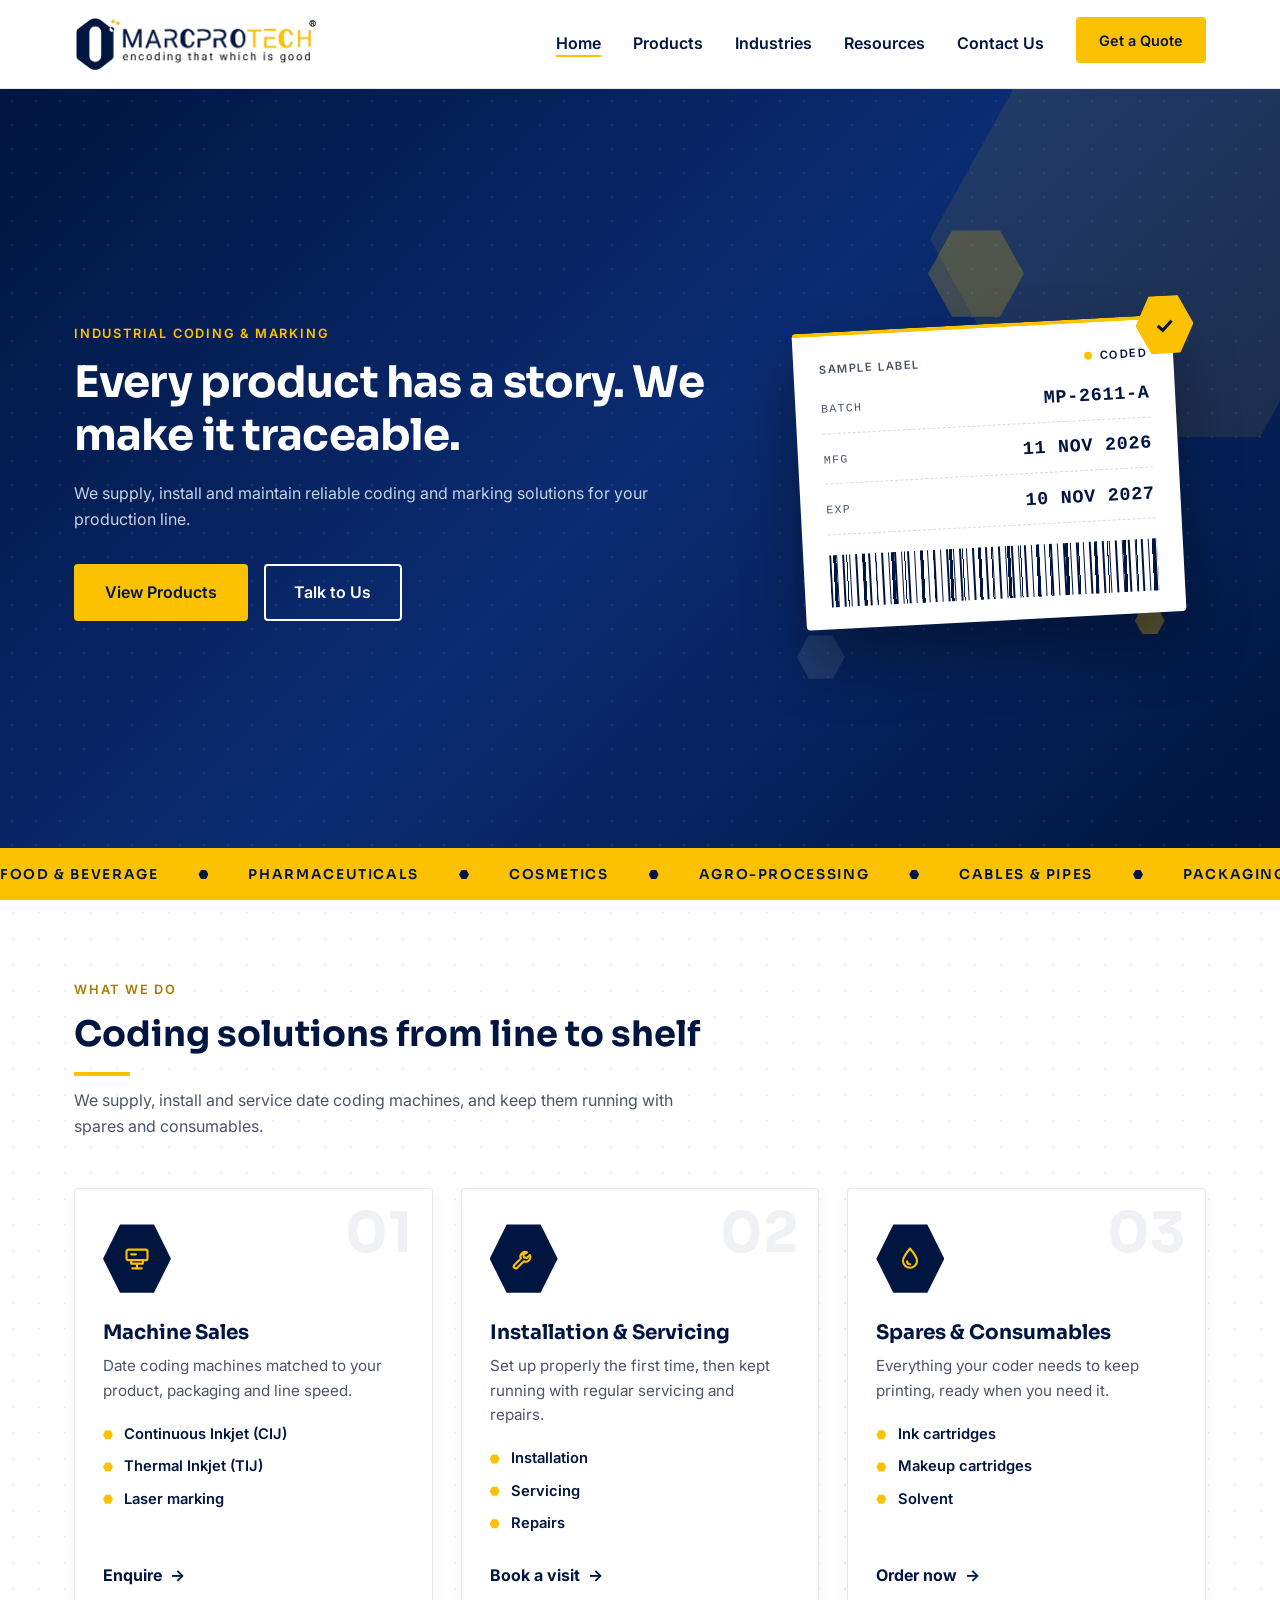
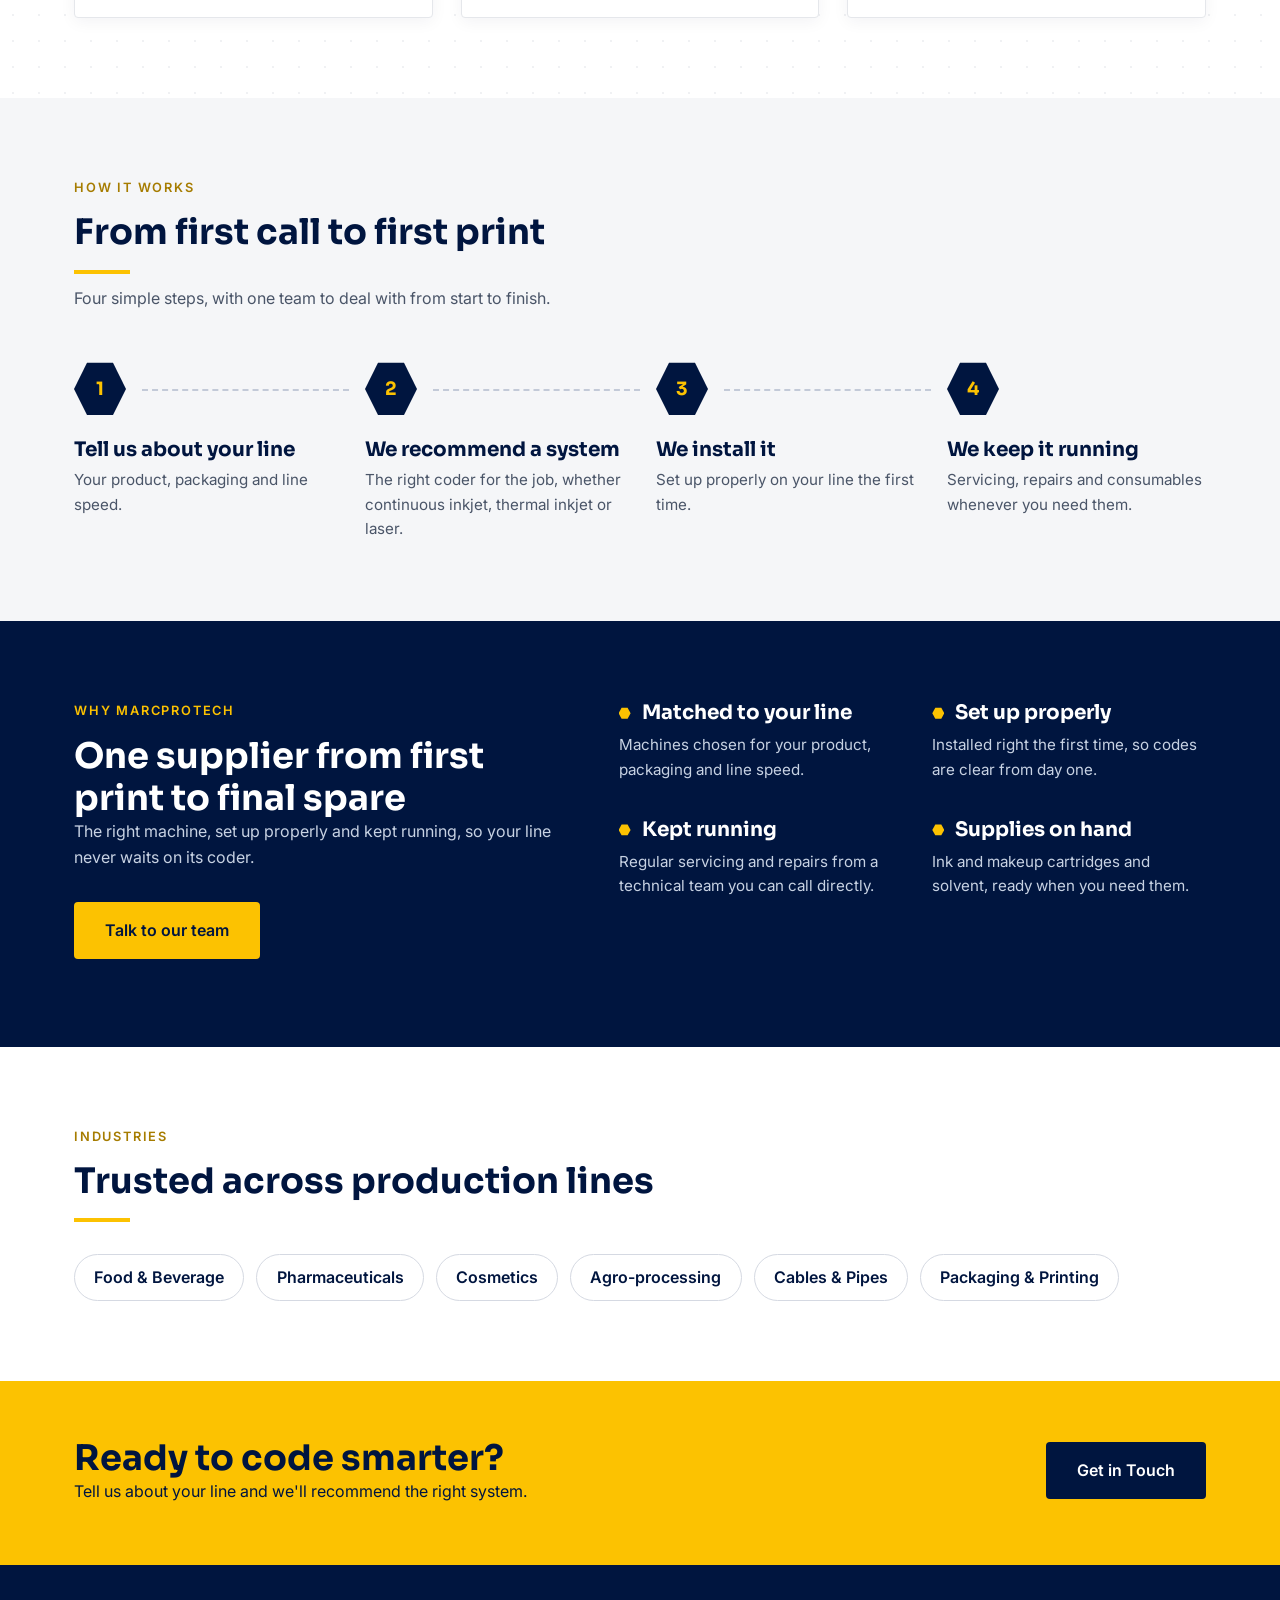
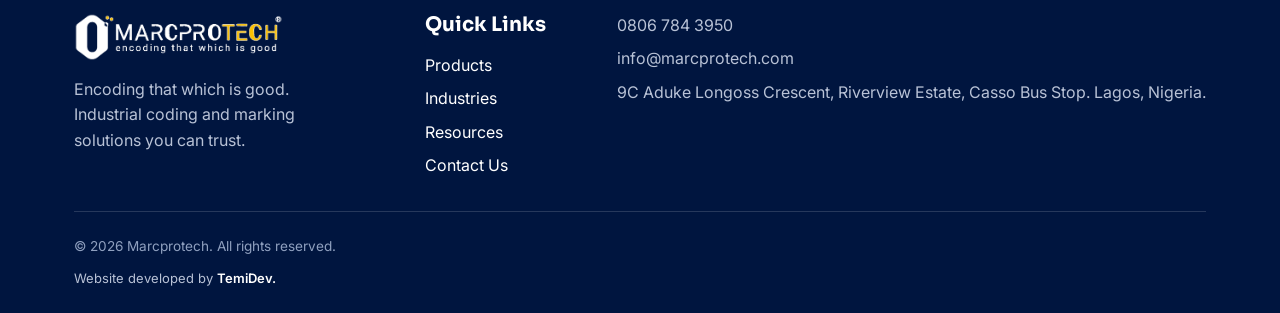
<file: index.html>
<!DOCTYPE html>
<html lang="en">
<head>
  <meta charset="UTF-8">
  <meta name="viewport" content="width=device-width, initial-scale=1.0">
  <title>Marcprotech | Industrial Coding & Marking Solutions</title>
  <meta name="description" content="Marcprotech: industrial coding and marking solutions. Encoding that which is good.">
  <meta name="theme-color" content="#00153f">
  <link rel="icon" href="assets/images/favicon.ico" sizes="any">
  <link rel="apple-touch-icon" href="assets/images/apple-touch-icon.png">
  <link rel="preconnect" href="https://fonts.googleapis.com">
  <link rel="preconnect" href="https://fonts.gstatic.com" crossorigin>
  <link href="https://fonts.googleapis.com/css2?family=Inter:wght@400;600&family=Sora:wght@600;700&display=swap" rel="stylesheet">
  <link rel="stylesheet" href="css/style.css">
  <link rel="stylesheet" href="css/Home.css">
</head>
<body data-page="home">



  <div id="header-placeholder"></div>

  <main id="main">

    <!-- HERO -->
    <section class="hero">
      <span class="hex hex-a" aria-hidden="true"></span>
      <span class="hex hex-b" aria-hidden="true"></span>
      <span class="hex hex-c" aria-hidden="true"></span>
      <div class="container hero-split">

        <div class="hero-copy">
          <span class="eyebrow">Industrial coding &amp; marking</span>
          <h1>Every product has a story. We make it traceable.</h1>
          <p>
            We supply, install and maintain reliable coding and marking solutions for your production line.
          </p>
          <div class="hero-actions">
            <a href="products.html" class="btn btn-primary">View Products</a>
            <a href="contact.html" class="btn btn-outline">Talk to Us</a>
          </div>
         
        </div>

        <div class="hero-visual" aria-hidden="true">
          <div class="code-card">
            <div class="code-head">
              <span>Sample label</span>
              <span class="code-status">Coded</span>
            </div>
            <dl class="code-lines">
              <div><dt>BATCH</dt><dd>MP-2611-A</dd></div>
              <div><dt>MFG</dt><dd>11 NOV 2026</dd></div>
              <div><dt>EXP</dt><dd>10 NOV 2027</dd></div>
            </dl>
            <div class="barcode"></div>
          </div>
        </div>

      </div>
    </section>

    <!-- INDUSTRIES STRIP -->
    <div class="marquee" aria-hidden="true">
      <div class="marquee-track" id="marqueeTrack">
        <span>Food &amp; Beverage</span>
        <span>Pharmaceuticals</span>
        <span>Cosmetics</span>
        <span>Agro-processing</span>
        <span>Cables &amp; Pipes</span>
        <span>Packaging &amp; Printing</span>
      </div>
    </div>

    <!-- SERVICES -->
    <section class="section services">
      <div class="container">
        <div class="section-head">
          <span class="eyebrow">What we do</span>
          <h2>Coding solutions from line to shelf</h2>
          <p>We supply, install and service date coding machines, and keep them running with spares and consumables.</p>
        </div>

        <div class="product-grid service-grid">

          <article class="service-card">
            <span class="service-num">01</span>
            <div class="service-icon">
              <svg viewBox="0 0 24 24" width="28" height="28" fill="none" stroke="currentColor" stroke-width="1.8" stroke-linecap="round" stroke-linejoin="round" aria-hidden="true">
                <rect x="3" y="4" width="18" height="9" rx="1.5"/>
                <path d="M7 13v3h10v-3M8 20h8M12 16v4"/>
                <path d="M7 8h4"/>
              </svg>
            </div>
            <h3>Machine Sales</h3>
            <p>Date coding machines matched to your product, packaging and line speed.</p>
            <ul class="service-list">
              <li>Continuous Inkjet (CIJ)</li>
              <li>Thermal Inkjet (TIJ)</li>
              <li>Laser marking</li>
            </ul>
            <a href="contact.html?topic=equipment" class="service-link">Enquire <span aria-hidden="true">&rarr;</span></a>
          </article>

          <article class="service-card">
            <span class="service-num">02</span>
            <div class="service-icon">
              <svg viewBox="0 0 24 24" width="28" height="28" fill="none" stroke="currentColor" stroke-width="1.8" stroke-linecap="round" stroke-linejoin="round" aria-hidden="true">
                <path d="M14.7 6.3a4 4 0 0 0-5.4 5.2L3.5 17.3a1.8 1.8 0 0 0 2.5 2.5l5.8-5.8a4 4 0 0 0 5.2-5.4l-2.6 2.6-2.4-.6-.6-2.4z"/>
              </svg>
            </div>
            <h3>Installation &amp; Servicing</h3>
            <p>Set up properly the first time, then kept running with regular servicing and repairs.</p>
            <ul class="service-list">
              <li>Installation</li>
              <li>Servicing</li>
              <li>Repairs</li>
            </ul>
            <a href="contact.html?topic=service" class="service-link">Book a visit <span aria-hidden="true">&rarr;</span></a>
          </article>

          <article class="service-card">
            <span class="service-num">03</span>
            <div class="service-icon">
              <svg viewBox="0 0 24 24" width="28" height="28" fill="none" stroke="currentColor" stroke-width="1.8" stroke-linecap="round" stroke-linejoin="round" aria-hidden="true">
                <path d="M12 3c3.5 4.2 6 7.2 6 10.5a6 6 0 0 1-12 0C6 10.200 8.500 7.200 12 3z"/>
                <path d="M9.500 14a2.500 2.500 0 0 0 2.500 2.500"/>
              </svg>
            </div>
            <h3>Spares &amp; Consumables</h3>
            <p>Everything your coder needs to keep printing, ready when you need it.</p>
            <ul class="service-list">
              <li>Ink cartridges</li>
              <li>Makeup cartridges</li>
              <li>Solvent</li>
            </ul>
            <a href="contact.html?topic=consumables" class="service-link">Order now <span aria-hidden="true">&rarr;</span></a>
          </article>

        </div>
      </div>
    </section>

    <!-- HOW IT WORKS -->
    <section class="section section-alt how">
      <div class="container">
        <div class="section-head">
          <span class="eyebrow">How it works</span>
          <h2>From first call to first print</h2>
          <p>Four simple steps, with one team to deal with from start to finish.</p>
        </div>
        <ol class="steps">
          <li>
            <span class="step-num" aria-hidden="true">1</span>
            <h3>Tell us about your line</h3>
            <p>Your product, packaging and line speed.</p>
          </li>
          <li>
            <span class="step-num" aria-hidden="true">2</span>
            <h3>We recommend a system</h3>
            <p>The right coder for the job, whether continuous inkjet, thermal inkjet or laser.</p>
          </li>
          <li>
            <span class="step-num" aria-hidden="true">3</span>
            <h3>We install it</h3>
            <p>Set up properly on your line the first time.</p>
          </li>
          <li>
            <span class="step-num" aria-hidden="true">4</span>
            <h3>We keep it running</h3>
            <p>Servicing, repairs and consumables whenever you need them.</p>
          </li>
        </ol>
      </div>
    </section>

    <!-- WHY MARCPROTECH -->
    <section class="section why">
      <div class="container why-layout">
        <div>
          <span class="eyebrow">Why Marcprotech</span>
          <h2>One supplier from first print to final spare</h2>
          <p>The right machine, set up properly and kept running, so your line never waits on its coder.</p>
          <a href="contact.html" class="btn btn-primary">Talk to our team</a>
        </div>
        <div class="why-points">
          <div class="why-point">
            <h3>Matched to your line</h3>
            <p>Machines chosen for your product, packaging and line speed.</p>
          </div>
          <div class="why-point">
            <h3>Set up properly</h3>
            <p>Installed right the first time, so codes are clear from day one.</p>
          </div>
          <div class="why-point">
            <h3>Kept running</h3>
            <p>Regular servicing and repairs from a technical team you can call directly.</p>
          </div>
          <div class="why-point">
            <h3>Supplies on hand</h3>
            <p>Ink and makeup cartridges and solvent, ready when you need them.</p>
          </div>
        </div>
      </div>
    </section>

    <!-- INDUSTRIES -->
    <section class="section">
      <div class="container">
        <div class="section-head">
          <span class="eyebrow">Industries</span>
          <h2>Trusted across production lines</h2>
        </div>
        <div class="chips">
          <a class="chip" href="industries.html">Food &amp; Beverage</a>
          <a class="chip" href="industries.html">Pharmaceuticals</a>
          <a class="chip" href="industries.html">Cosmetics</a>
          <a class="chip" href="industries.html">Agro-processing</a>
          <a class="chip" href="industries.html">Cables &amp; Pipes</a>
          <a class="chip" href="industries.html">Packaging &amp; Printing</a>
        </div>
      </div>
    </section>

    <!-- CALL TO ACTION -->
    <section class="cta">
      <div class="container">
        <div>
          <h2>Ready to code smarter?</h2>
          <p>Tell us about your line and we'll recommend the right system.</p>
        </div>
        <div class="cta-actions">
          <a href="contact.html" class="btn">Get in Touch</a>
      </div>
    </section>

  </main>

  <div id="footer-placeholder"></div>

  <script src="js/main.js"></script>
</body>
</html>
</file>
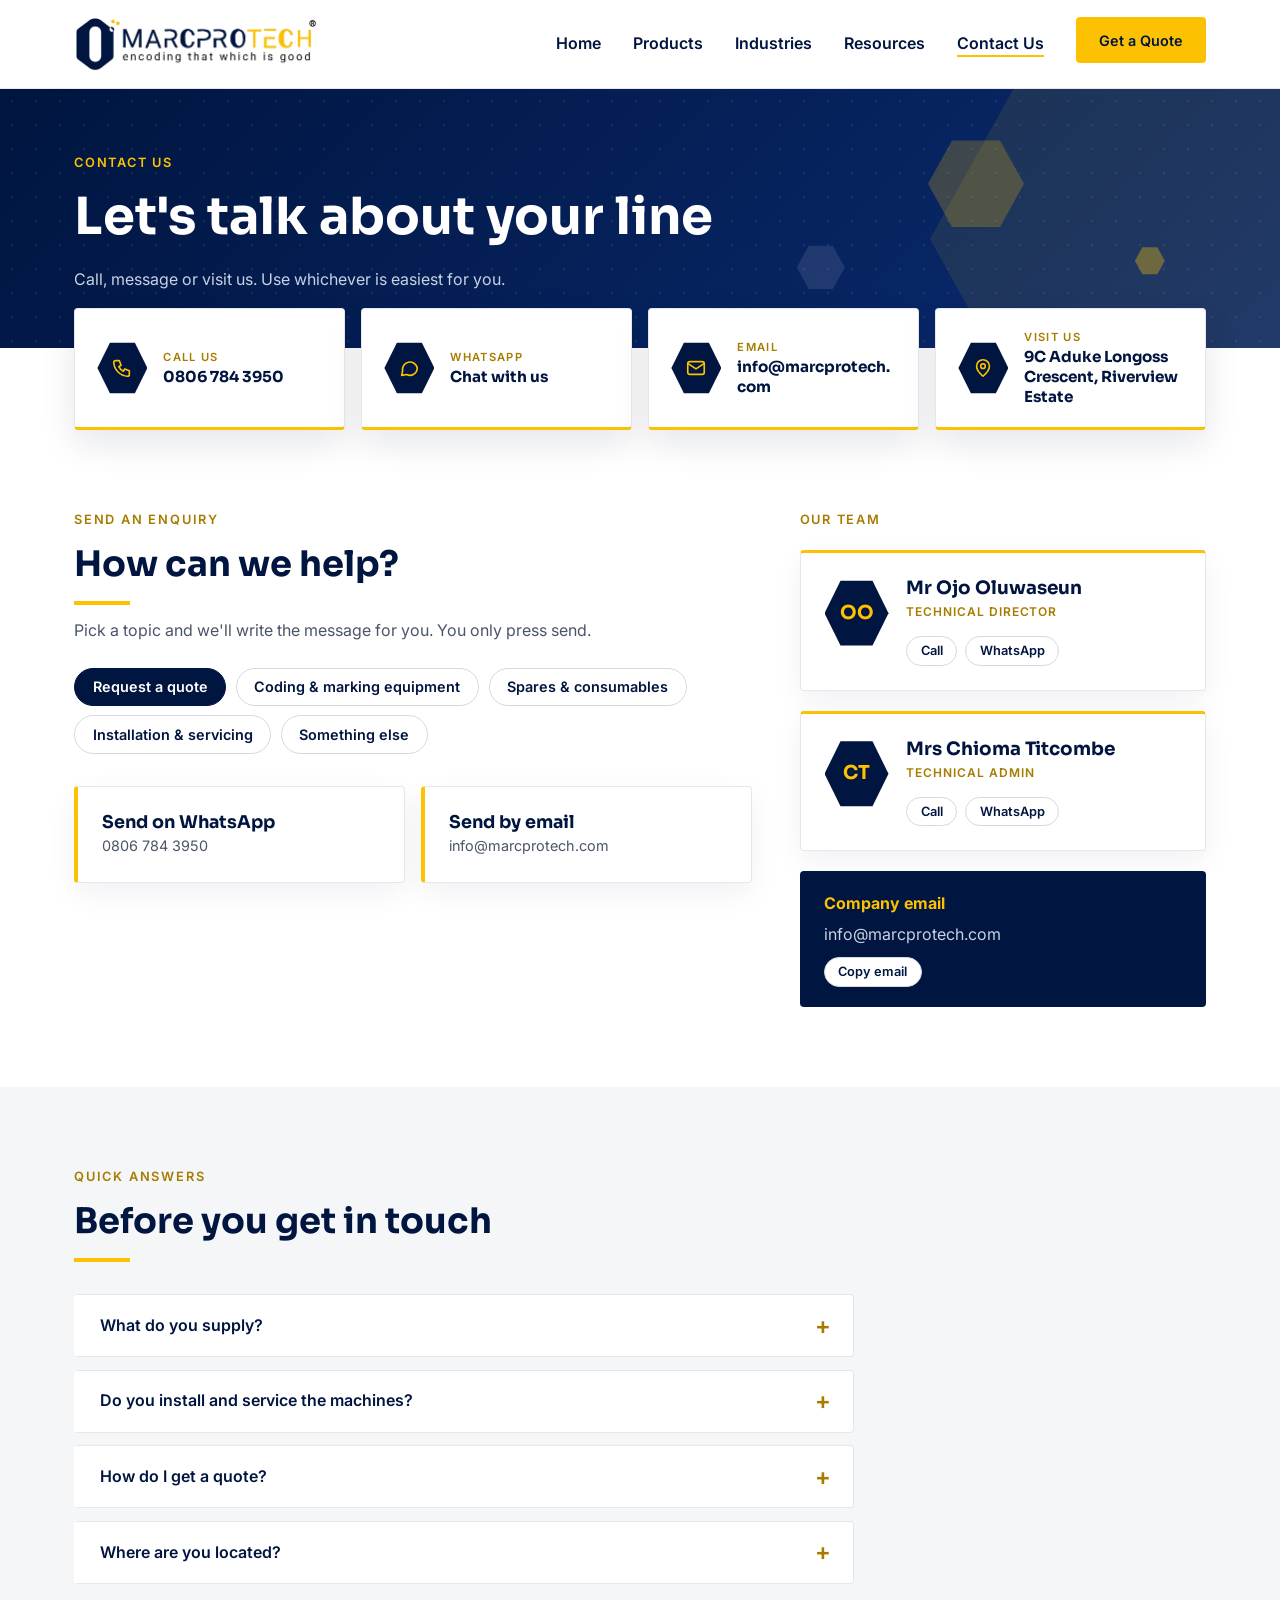
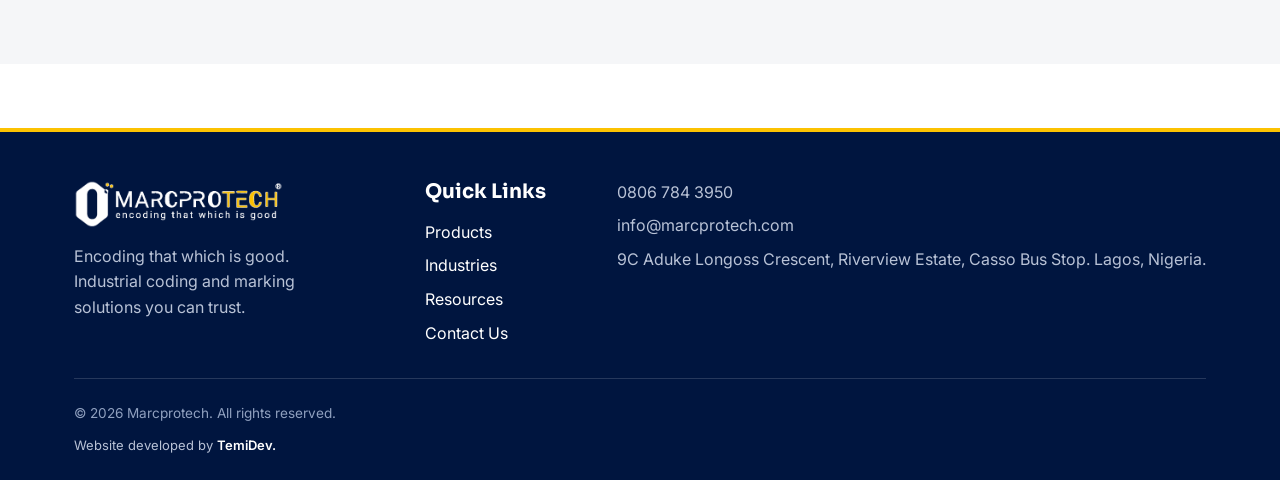
<file: contact.html>
<!DOCTYPE html>
<html lang="en">
<head>
  <meta charset="UTF-8">
  <meta name="viewport" content="width=device-width, initial-scale=1.0">
  <title>Contact Us | Marcprotech</title>
  <meta name="description" content="Contact Marcprotech about date coding machines, installation, servicing and consumables.">
  <meta name="theme-color" content="#00153f">
  <link rel="icon" href="assets/images/favicon.ico" sizes="any">
  <link rel="apple-touch-icon" href="assets/images/apple-touch-icon.png">
  <link rel="stylesheet" href="css/style.css">
  <link rel="preconnect" href="https://fonts.googleapis.com">
  <link href="https://fonts.googleapis.com/css2?family=Inter:wght@400;600&family=Sora:wght@600;700&display=swap" rel="stylesheet">
</head>
<body data-page="contact">

  <div id="header-placeholder"></div>

  <main>

    <section class="page-hero">
      <div class="container">
        <span class="eyebrow">Contact us</span>
        <h1>Let's talk about your line</h1>
        <p>Call, message or visit us. Use whichever is easiest for you.</p>
      </div>
    </section>

    <!-- QUICK CONTACT TILES (overlap the hero) -->
    <section class="ct-tiles-wrap">
      <div class="container">
        <div class="ct-tiles">

          <a class="ct-tile" href="tel:+2348067843950">
            <span class="ct-ico">
              <svg viewBox="0 0 24 24" width="22" height="22" fill="none" stroke="currentColor" stroke-width="1.8" stroke-linecap="round" stroke-linejoin="round" aria-hidden="true"><path d="M5 4h4l2 5-2.5 1.5a11 11 0 0 0 5 5L15 13l5 2v4a2 2 0 0 1-2 2A16 16 0 0 1 3 6a2 2 0 0 1 2-2z"/></svg>
            </span>
            <span><small>Call us</small><strong>0806 784 3950</strong></span>
          </a>

          <a class="ct-tile" href="https://wa.me/2348067843950?text=Hello%20Marcprotech" target="_blank" rel="noopener">
            <span class="ct-ico">
              <svg viewBox="0 0 24 24" width="22" height="22" fill="none" stroke="currentColor" stroke-width="1.8" stroke-linecap="round" stroke-linejoin="round" aria-hidden="true"><path d="M21 12a8 8 0 0 1-11.6 7.1L4 20l1-4.6A8 8 0 1 1 21 12z"/></svg>
            </span>
            <span><small>WhatsApp</small><strong>Chat with us</strong></span>
          </a>

          <a class="ct-tile" href="mailto:info@marcprotech.com">
            <span class="ct-ico">
              <svg viewBox="0 0 24 24" width="22" height="22" fill="none" stroke="currentColor" stroke-width="1.8" stroke-linecap="round" stroke-linejoin="round" aria-hidden="true"><rect x="3" y="5" width="18" height="14" rx="2"/><path d="m3 7 9 6 9-6"/></svg>
            </span>
            <span><small>Email</small><strong>info@marcprotech.com</strong></span>
          </a>

          <a class="ct-tile" href="https://www.google.com/maps/search/?api=1&query=9C%20Aduke%20Longoss%20Crescent%2C%20Riverview%20Estate%2C%20Nigeria" target="_blank" rel="noopener">
            <span class="ct-ico">
              <svg viewBox="0 0 24 24" width="22" height="22" fill="none" stroke="currentColor" stroke-width="1.8" stroke-linecap="round" stroke-linejoin="round" aria-hidden="true"><path d="M12 21s7-6.2 7-11a7 7 0 0 0-14 0c0 4.8 7 11 7 11z"/><circle cx="12" cy="10" r="2.5"/></svg>
            </span>
            <span><small>Visit us</small><strong>9C Aduke Longoss Crescent, Riverview Estate</strong></span>
          </a>

        </div>
      </div>
    </section>

    <!-- MAIN: enquiry builder + team -->
    <section class="section">
      <div class="container ct-main">

        <div class="ct-compose">
          <span class="eyebrow">Send an enquiry</span>
          <h2>How can we help?</h2>
          <p style="margin-top:0.8rem;">Pick a topic and we'll write the message for you. You only press send.</p>

          <div class="topic-picker" id="topicPicker" role="group" aria-label="Choose a topic">
            <button type="button" class="topic" data-topic="quote">Request a quote</button>
            <button type="button" class="topic" data-topic="equipment">Coding &amp; marking equipment</button>
            <button type="button" class="topic" data-topic="consumables">Spares &amp; consumables</button>
            <button type="button" class="topic" data-topic="service">Installation &amp; servicing</button>
            <button type="button" class="topic" data-topic="other">Something else</button>
          </div>

        

          <div class="contact-actions">
            <a id="waLink" class="contact-big" href="#" target="_blank" rel="noopener">
              <strong>Send on WhatsApp</strong>
              <span>0806 784 3950</span>
            </a>
            <a id="mailLink" class="contact-big" href="#">
              <strong>Send by email</strong>
              <span>info@marcprotech.com</span>
            </a>
          </div>
        </div>

        <aside class="contact-cards">
          <span class="eyebrow">Our team</span>

          <article class="person-card">
            <div class="avatar">OO</div>
            <div class="person-body">
              <h3>Mr Ojo Oluwaseun</h3>
              <span class="role">Technical Director</span>
              <div class="person-actions">
                <a class="action" href="tel:+2348063097032">Call</a>
                <a class="action" href="https://wa.me/2348063097032" target="_blank" rel="noopener">WhatsApp</a>
              </div>
            </div>
          </article>

          <article class="person-card">
            <div class="avatar">CT</div>
            <div class="person-body">
              <h3>Mrs Chioma Titcombe</h3>
              <span class="role">Technical Admin</span>
              <div class="person-actions">
                <a class="action" href="tel:+2348066003613">Call</a>
                <a class="action" href="https://wa.me/2348066003613" target="_blank" rel="noopener">WhatsApp</a>
              </div>
            </div>
          </article>

          <div class="address-card">
            <strong>Company email</strong>
            <p><a href="mailto:info@marcprotech.com">info@marcprotech.com</a></p>
            <button class="action copy-btn" type="button" data-copy="info@marcprotech.com">Copy email</button>
          </div>
        </aside>

      </div>
    </section>

    <!-- FAQ -->
    <section class="section section-alt">
      <div class="container">
        <div class="section-head">
          <span class="eyebrow">Quick answers</span>
          <h2>Before you get in touch</h2>
        </div>

        <div class="faq-list">
          <details class="faq">
            <summary>What do you supply?</summary>
            <p>Date coding machines (continuous inkjet, thermal inkjet and laser), plus spares and consumables such as ink cartridges, makeup cartridges and solvent.</p>
          </details>
          <details class="faq">
            <summary>Do you install and service the machines?</summary>
            <p>Yes. We handle sales, installation, servicing and repairs.</p>
          </details>
          <details class="faq">
            <summary>How do I get a quote?</summary>
            <p>Use the Get a Quote button at the top of any page. Answer three short questions and your message is written for you, ready to send on WhatsApp or email.</p>
          </details>
          <details class="faq">
            <summary>Where are you located?</summary>
            <p>9C, Aduke longoss crescent.... Riverview estate, casso bus stop. Lagos, Nigeria.
                    </p>
          </details>
        </div>
      </div>
    </section>
  </main>

  <div id="footer-placeholder"></div>

  <script src="js/main.js"></script>
</body>
</html>
</file>
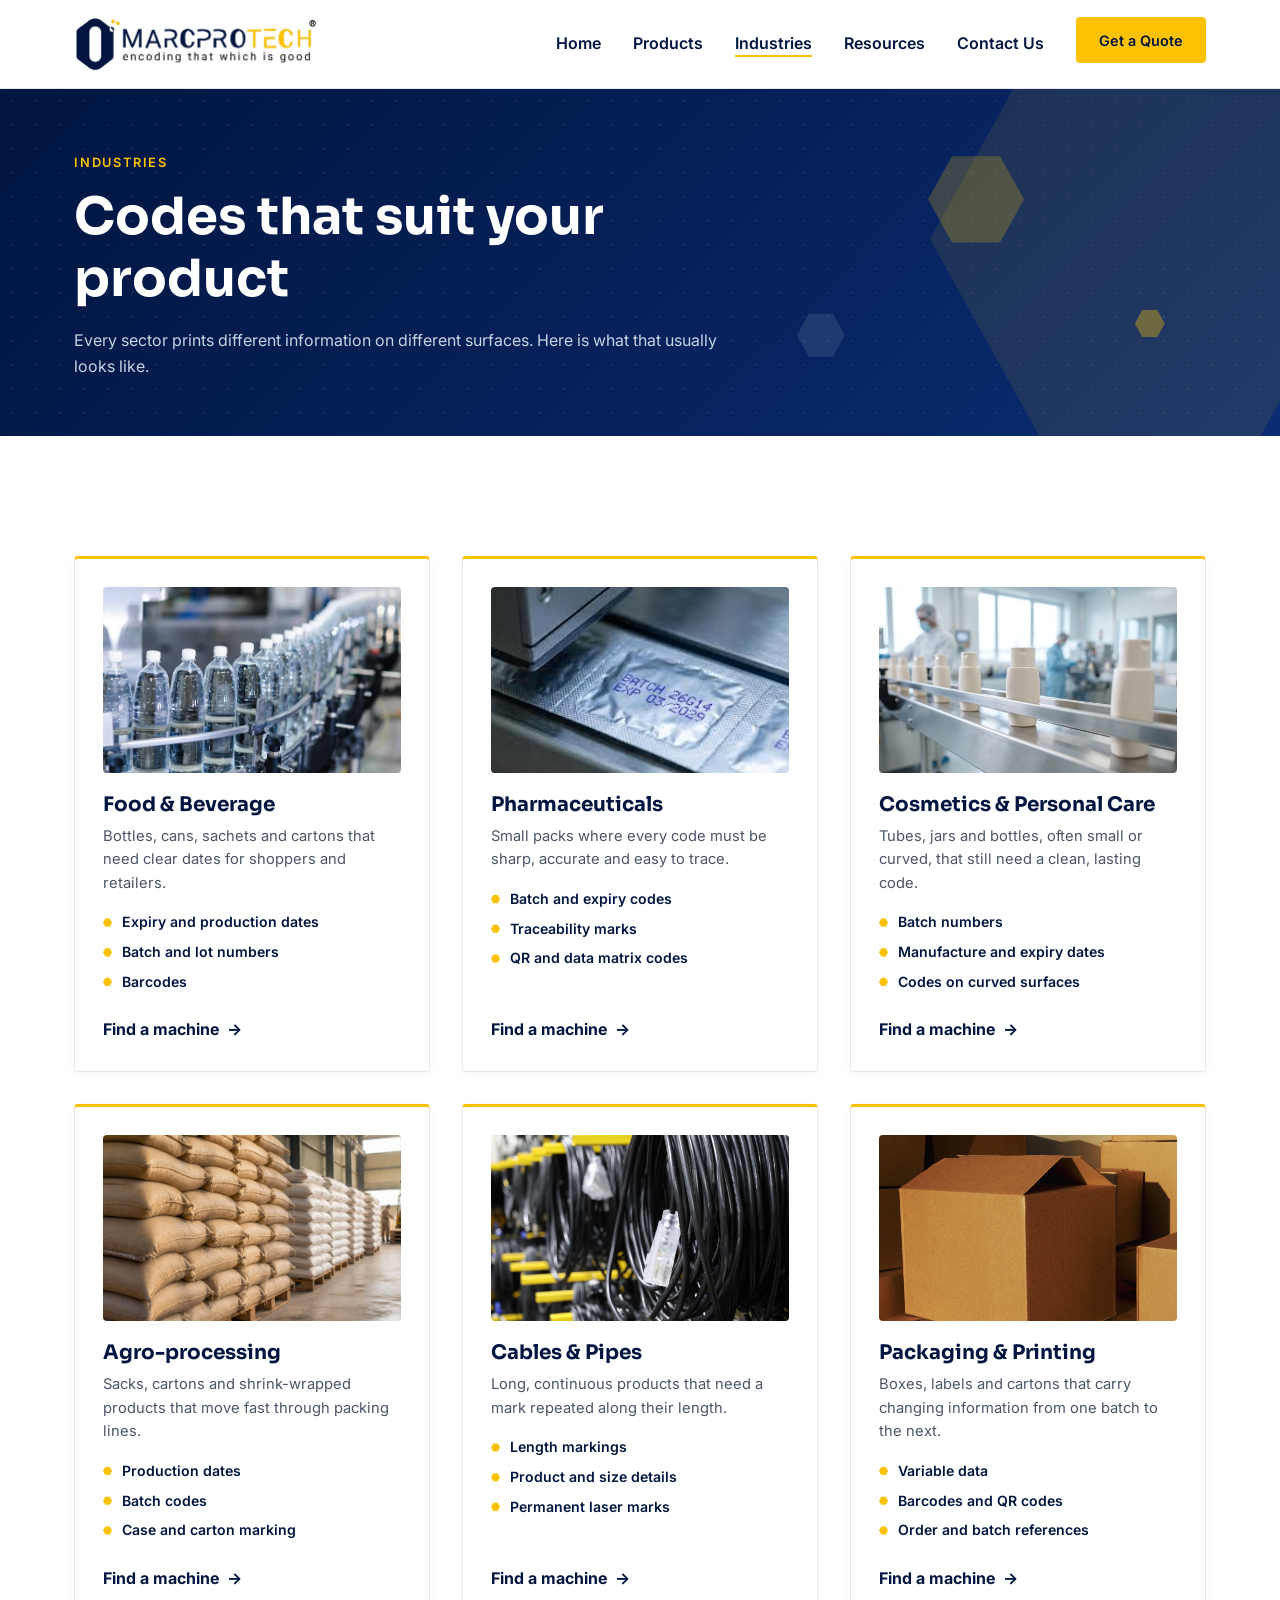
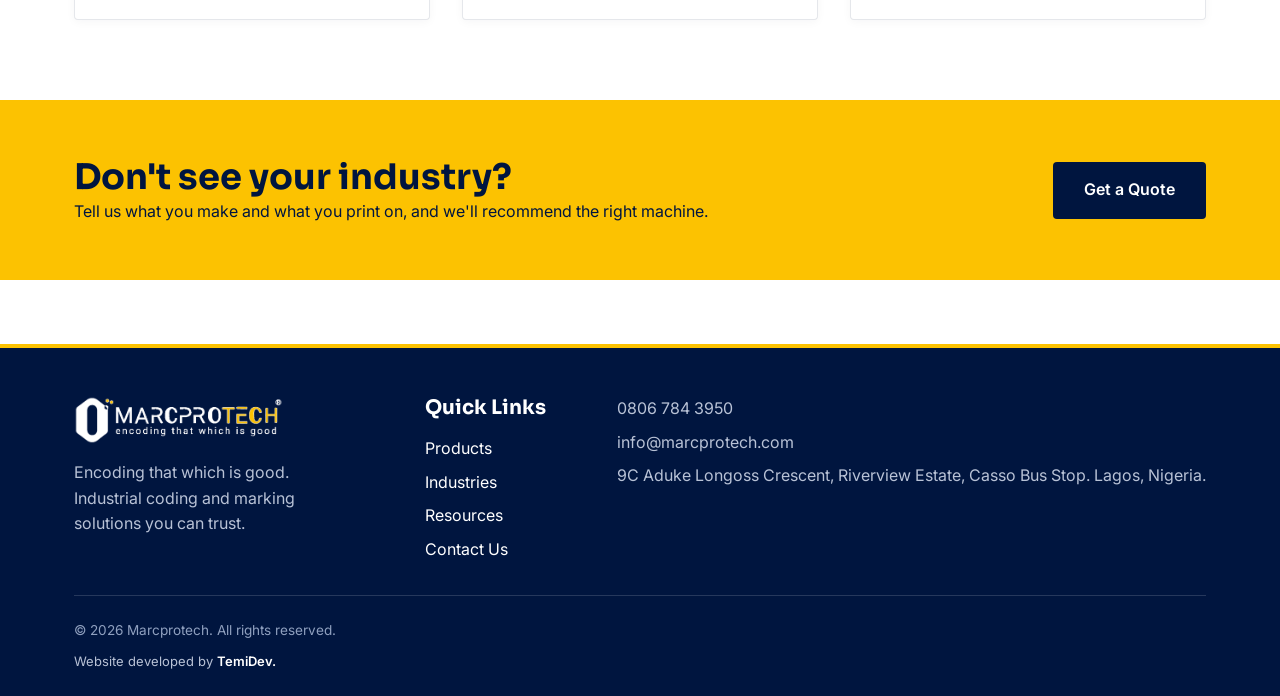
<file: industries.html>
<!DOCTYPE html>
<html lang="en">
<head>
  <meta charset="UTF-8">
  <meta name="viewport" content="width=device-width, initial-scale=1.0">
  <title>Industries | Marcprotech</title>
  <meta name="description" content="Date coding and marking for food and beverage, pharmaceuticals, cosmetics, agro-processing, cables and packaging.">
  <meta name="theme-color" content="#00153f">
  <link rel="icon" href="assets/images/favicon.ico" sizes="any">
  <link rel="apple-touch-icon" href="assets/images/apple-touch-icon.png">
  <link rel="stylesheet" href="css/style.css">
  <link rel="preconnect" href="https://fonts.googleapis.com">
  <link href="https://fonts.googleapis.com/css2?family=Inter:wght@400;600&family=Sora:wght@600;700&display=swap" rel="stylesheet">
</head>
<body data-page="industries">

  <div id="header-placeholder"></div>

  <main>

    <section class="page-hero">
      <div class="container">
        <span class="eyebrow">Industries</span>
        <h1>Codes that suit your product</h1>
        <p>Every sector prints different information on different surfaces. Here is what that usually looks like.</p>
      </div>
    </section>

    <section class="section">
      <div class="container">
        <div class="product-grid">

          <article class="product-card ind-card">
            <div class="p-media">
              <img src="./assets/bottles.jpeg" alt="Bottles moving along a production line" loading="lazy">
            </div>
            <h3>Food &amp; Beverage</h3>
            <p>Bottles, cans, sachets and cartons that need clear dates for shoppers and retailers.</p>
            <ul class="p-points">
              <li>Expiry and production dates</li>
              <li>Batch and lot numbers</li>
              <li>Barcodes</li>
            </ul>
            <a href="contact.html?topic=equipment" class="service-link">Find a machine <span aria-hidden="true">&rarr;</span></a>
          </article>

          <article class="product-card ind-card">
            <div class="p-media">
              <img src="./assets/tablets.jpeg" alt="marking tablets">
            </div>
            <h3>Pharmaceuticals</h3>
            <p>Small packs where every code must be sharp, accurate and easy to trace.</p>
            <ul class="p-points">
              <li>Batch and expiry codes</li>
              <li>Traceability marks</li>
              <li>QR and data matrix codes</li>
            </ul>
            <a href="contact.html?topic=equipment" class="service-link">Find a machine <span aria-hidden="true">&rarr;</span></a>
          </article>

          <article class="product-card ind-card">
  <div class="p-media">
    <img src="./assets/cosmetics.jpg" alt="cosmetic cans">
  </div>
  <h3>Cosmetics &amp; Personal Care</h3>
  <p>Tubes, jars and bottles, often small or curved, that still need a clean, lasting code.</p>
  <ul class="p-points">
    <li>Batch numbers</li>
    <li>Manufacture and expiry dates</li>
    <li>Codes on curved surfaces</li>
  </ul>
  <a href="contact.html?topic=equipment" class="service-link">Find a machine <span aria-hidden="true">&rarr;</span></a>
</article>

          <article class="product-card ind-card">
            <div class="p-media">
              <img src="./assets/agro.webp" alt="agro sacks">
            </div>
            <h3>Agro-processing</h3>
            <p>Sacks, cartons and shrink-wrapped products that move fast through packing lines.</p>
            <ul class="p-points">
              <li>Production dates</li>
              <li>Batch codes</li>
              <li>Case and carton marking</li>
            </ul>
            <a href="contact.html?topic=equipment" class="service-link">Find a machine <span aria-hidden="true">&rarr;</span></a>
          </article>

          <article class="product-card ind-card">
            <div class="p-media">
              <img src="./assets/cables.jpg" alt="">
            </div>
            <h3>Cables &amp; Pipes</h3>
            <p>Long, continuous products that need a mark repeated along their length.</p>
            <ul class="p-points">
              <li>Length markings</li>
              <li>Product and size details</li>
              <li>Permanent laser marks</li>
            </ul>
            <a href="contact.html?topic=equipment" class="service-link">Find a machine <span aria-hidden="true">&rarr;</span></a>
          </article>

          <article class="product-card ind-card">
            <div class="p-media">
              <img src="./assets/boxes.jpg" alt="Bottles moving along a production line">
            </div>
            <h3>Packaging &amp; Printing</h3>
            <p>Boxes, labels and cartons that carry changing information from one batch to the next.</p>
            <ul class="p-points">
              <li>Variable data</li>
              <li>Barcodes and QR codes</li>
              <li>Order and batch references</li>
            </ul>
            <a href="contact.html?topic=equipment" class="service-link">Find a machine <span aria-hidden="true">&rarr;</span></a>
          </article>

        </div>
      </div>
    </section>

    <section class="cta">
      <div class="container">
        <div><h2>Don't see your industry?</h2><p>Tell us what you make and what you print on, and we'll recommend the right machine.</p></div>
        <a href="contact.html?topic=quote" class="btn" data-open-quote>Get a Quote</a>
      </div>
    </section>

  </main>

  <div id="footer-placeholder"></div>

  <script src="js/main.js"></script>
</body>
</html>
</file>
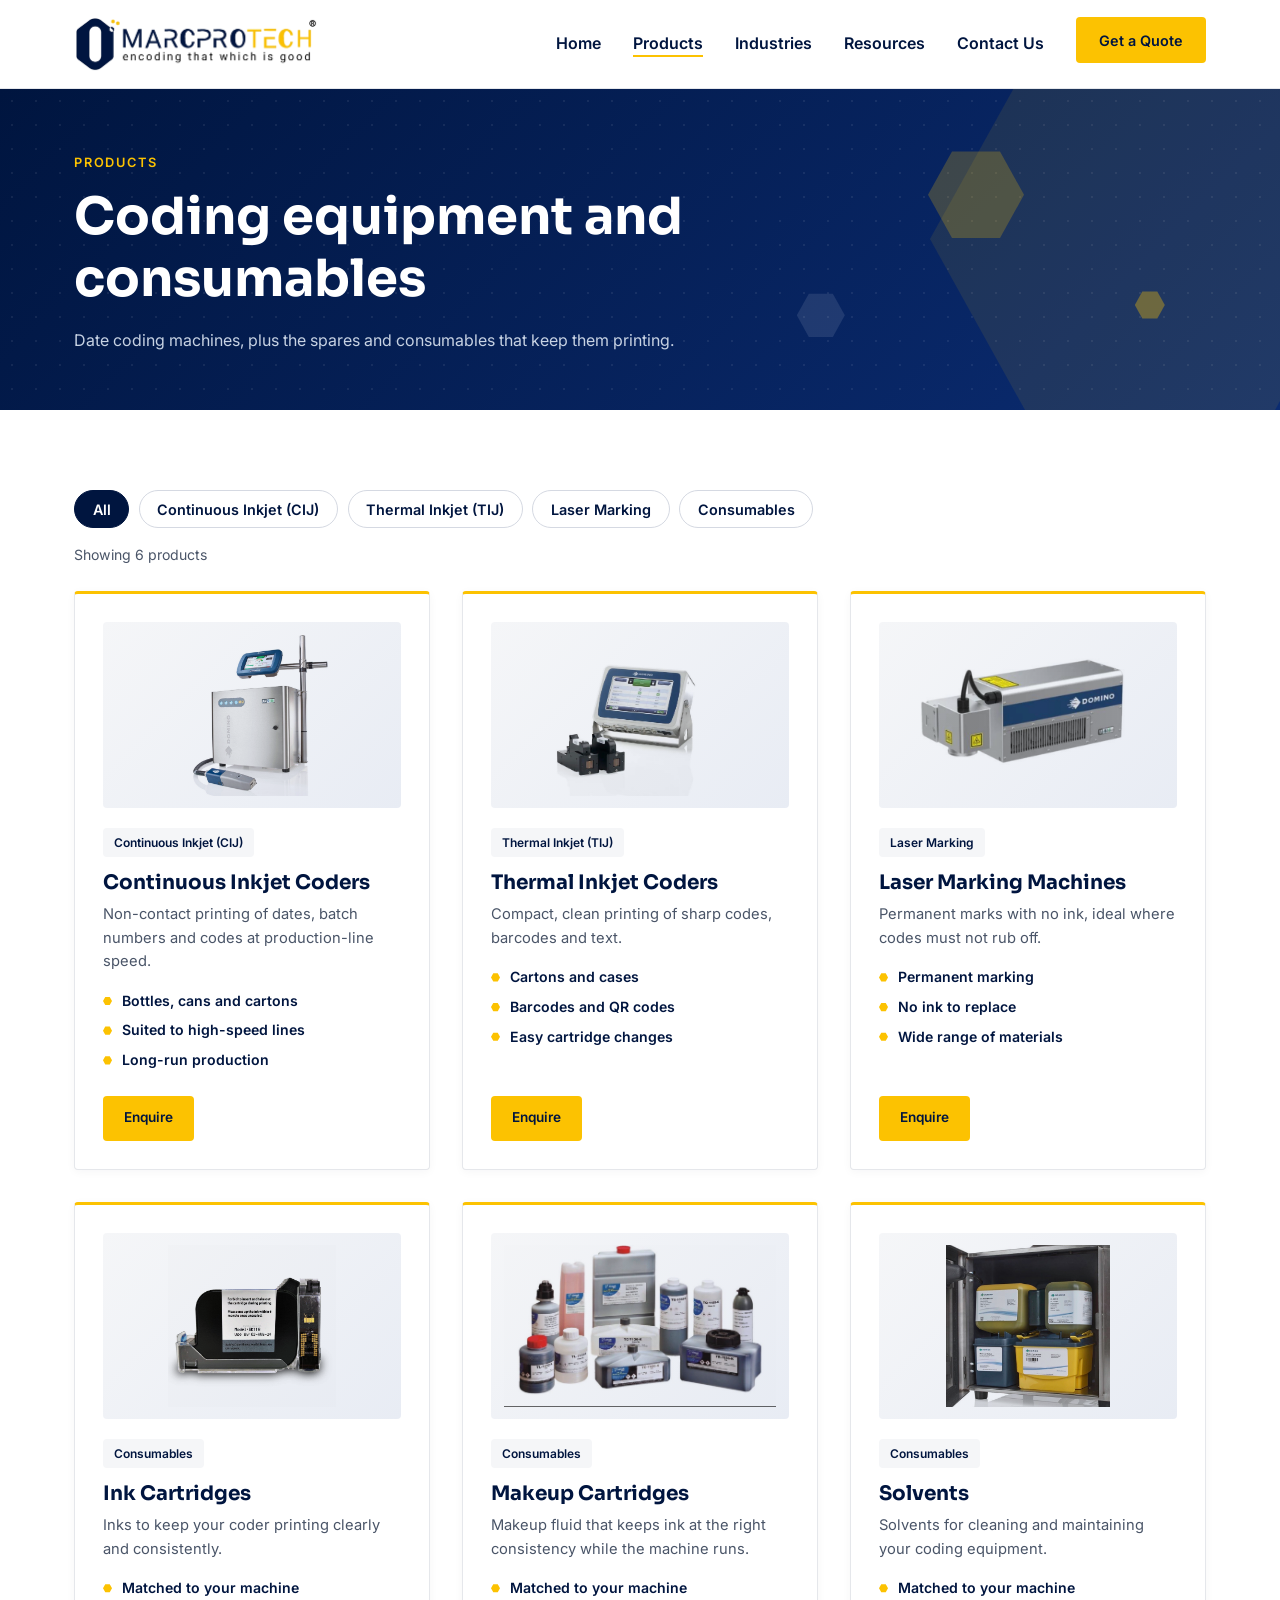
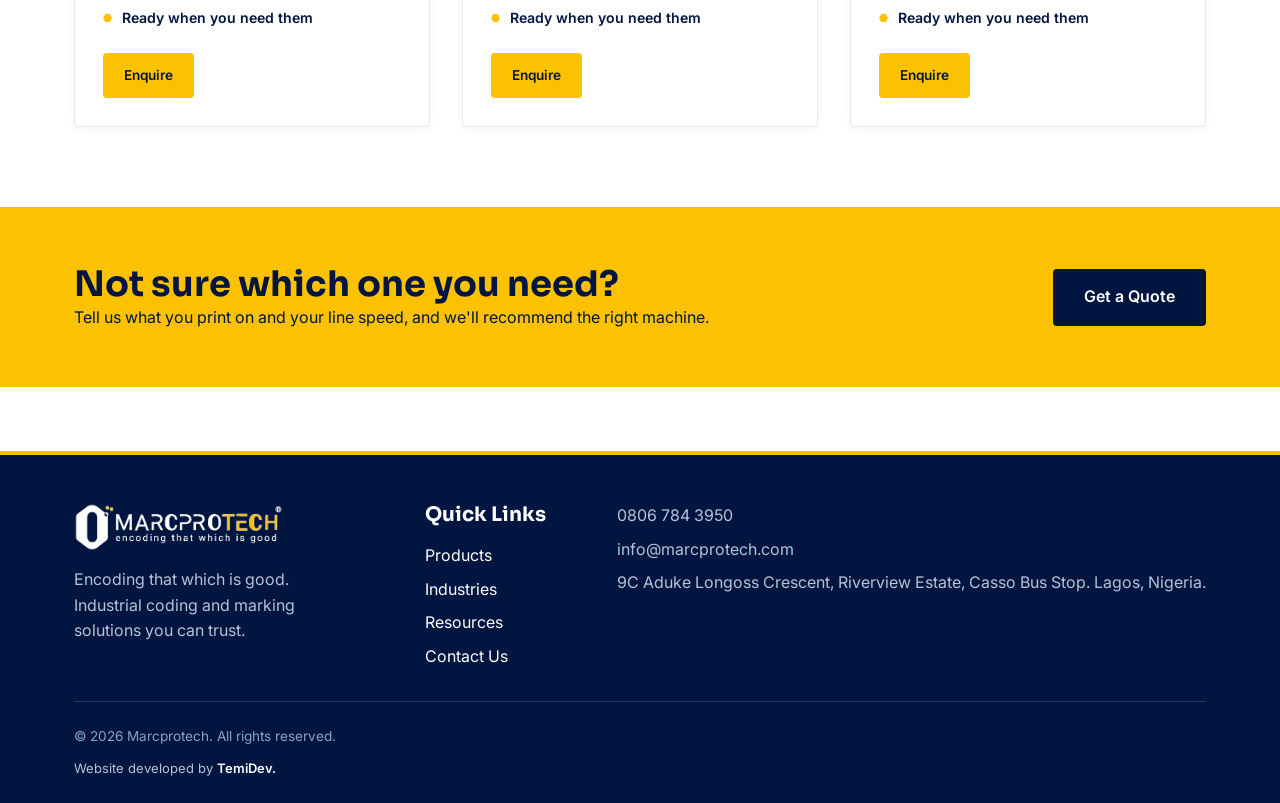
<file: products.html>
<!DOCTYPE html>
<html lang="en">
<head>
  <meta charset="UTF-8">
  <meta name="viewport" content="width=device-width, initial-scale=1.0">
  <title>Products | Marcprotech</title>
  <meta name="description" content="Date coding machines (CIJ, TIJ and laser), spares and consumables from Marcprotech.">
  <meta name="theme-color" content="#00153f">
  <link rel="icon" href="assets/images/favicon.ico" sizes="any">
  <link rel="apple-touch-icon" href="assets/images/apple-touch-icon.png">
  <link rel="stylesheet" href="css/style.css">
  <link rel="preconnect" href="https://fonts.googleapis.com">
  <link href="https://fonts.googleapis.com/css2?family=Inter:wght@400;600&family=Sora:wght@600;700&display=swap" rel="stylesheet">
</head>
<body data-page="products">

  <div id="header-placeholder"></div>

  <main>

    <section class="page-hero">
      <div class="container">
        <span class="eyebrow">Products</span>
        <h1>Coding equipment and consumables</h1>
        <p>Date coding machines, plus the spares and consumables that keep them printing.</p>
      </div>
    </section>

    <section class="section">
      <div class="container">

        <div class="filter-bar" id="productFilters" role="group" aria-label="Filter products">
          <!-- buttons are created by js/products.js -->
        </div>
        <p class="filter-count" id="productCount" aria-live="polite"></p>

        <div class="product-grid" id="productGrid">
          <!-- cards are created by js/products.js -->
        </div>

      </div>
    </section>

    <section class="cta">
      <div class="container">
        <div><h2>Not sure which one you need?</h2><p>Tell us what you print on and your line speed, and we'll recommend the right machine.</p></div>
        <a href="contact.html?topic=quote" class="btn" data-open-quote>Get a Quote</a>
      </div>
    </section>

  </main>

  <div id="footer-placeholder"></div>

  <script src="js/main.js"></script>
  <script src="js/products.js"></script>
</body>
</html>
</file>
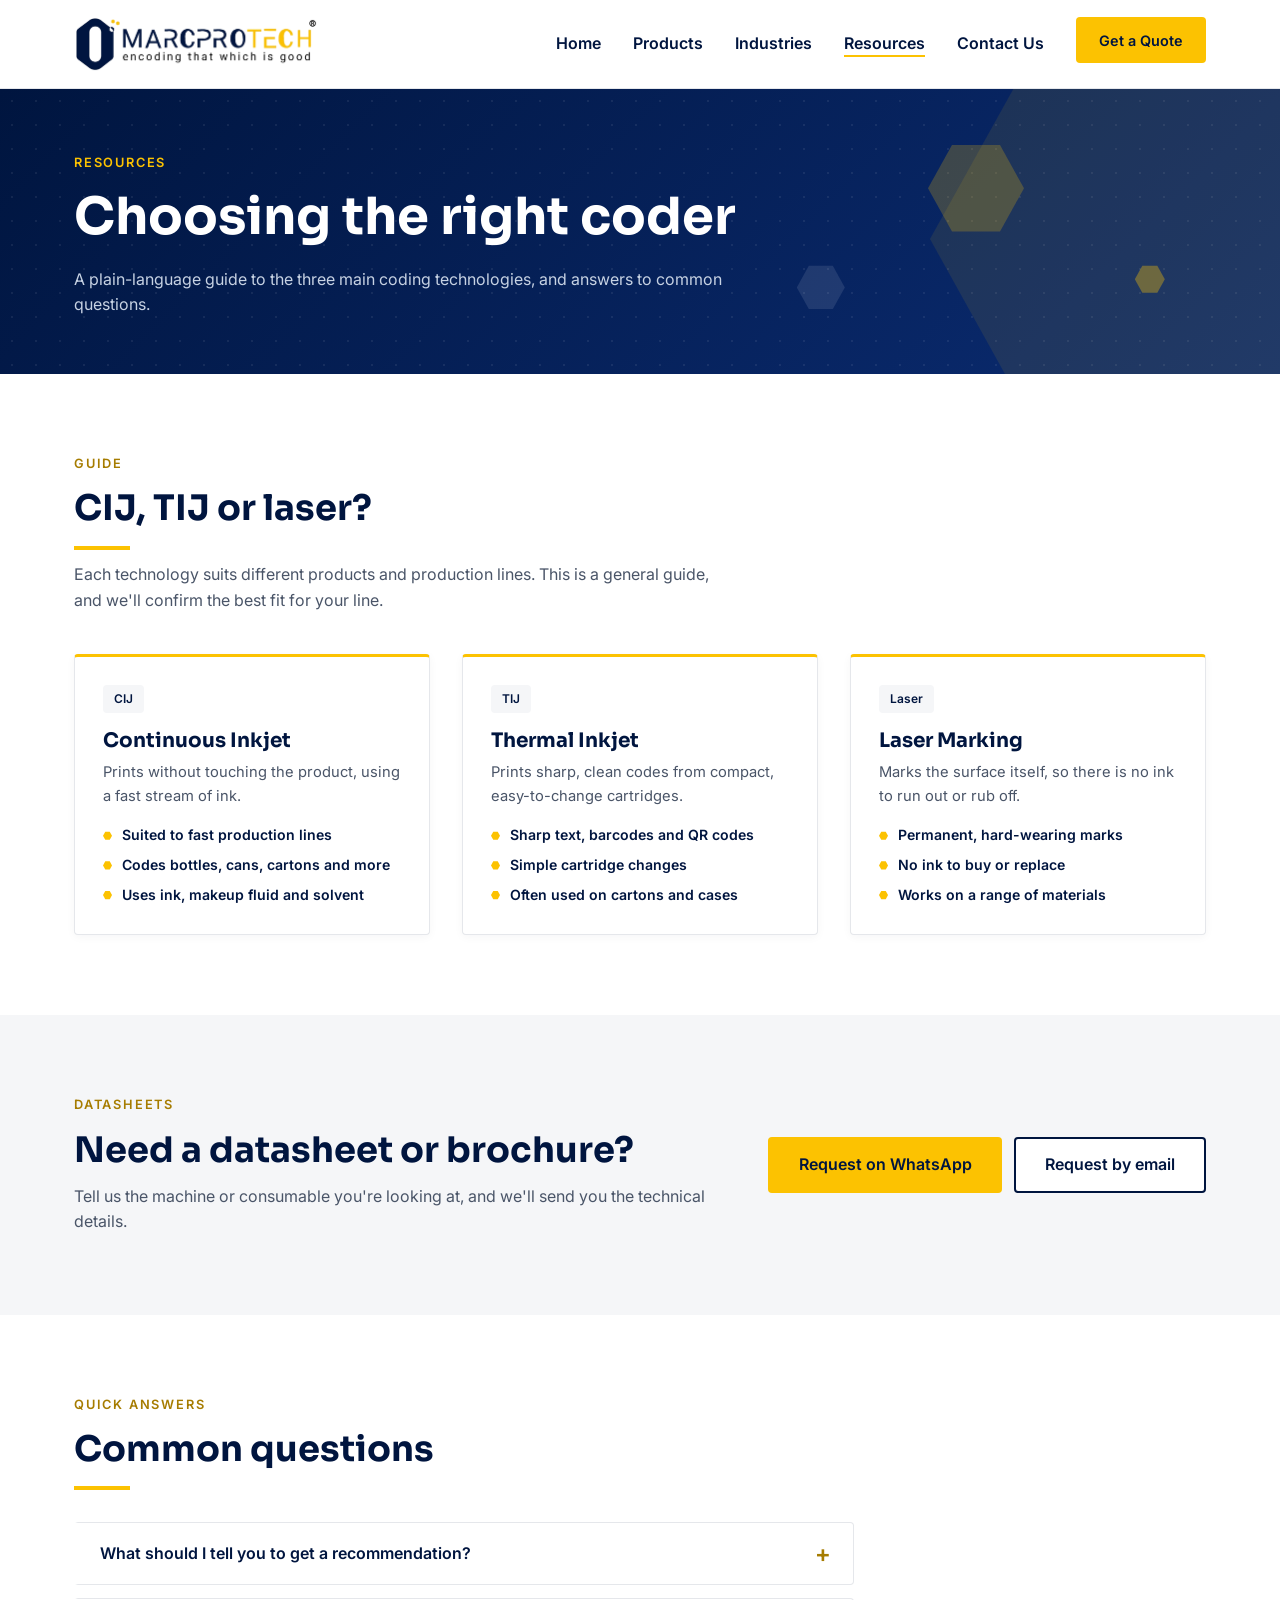
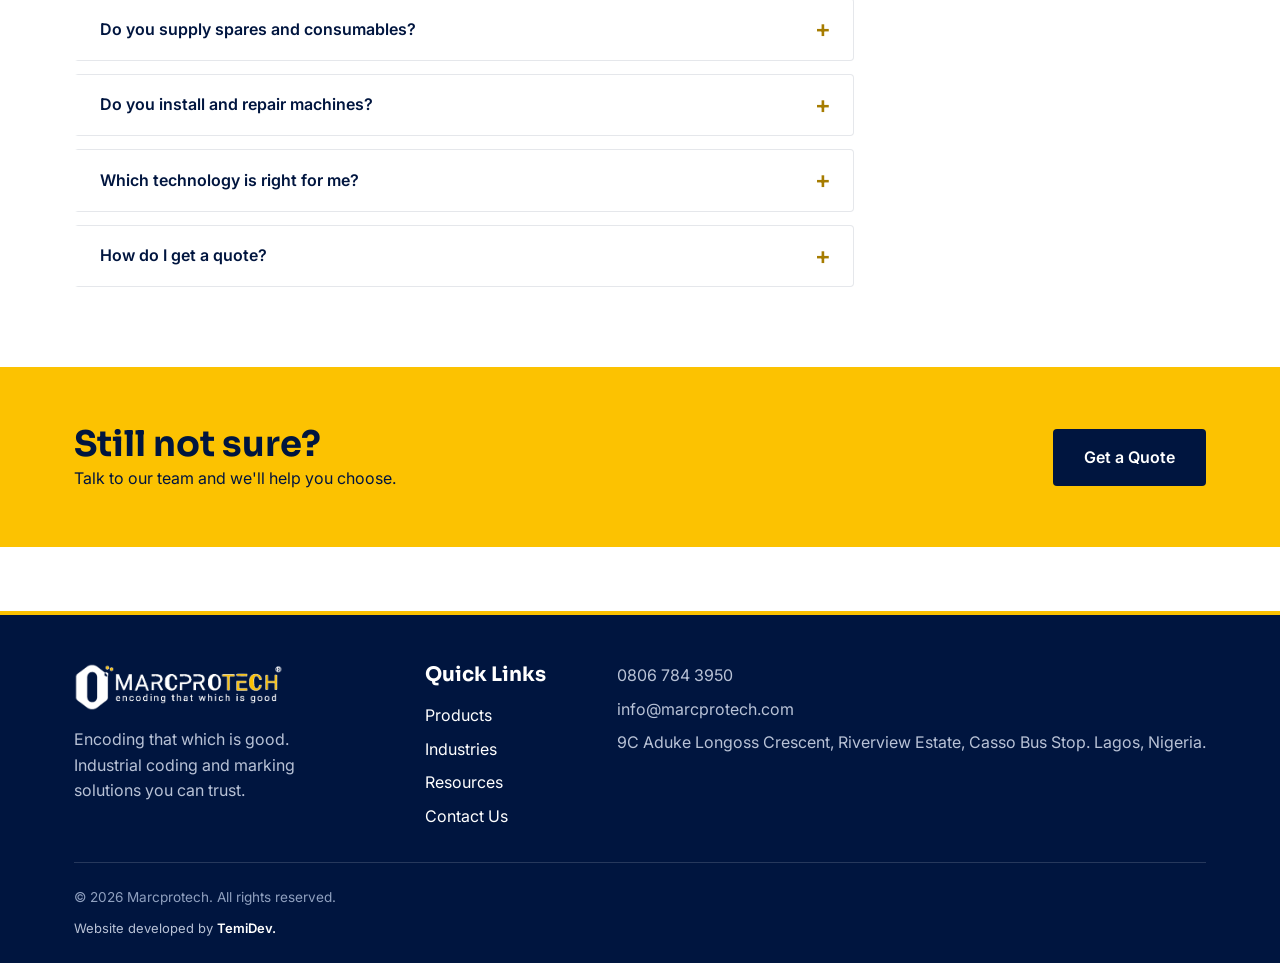
<file: resources.html>
<!DOCTYPE html>
<html lang="en">
<head>
  <meta charset="UTF-8">
  <meta name="viewport" content="width=device-width, initial-scale=1.0">
  <title>Resources | Marcprotech</title>
  <meta name="description" content="Guides and answers on choosing a date coding machine: continuous inkjet, thermal inkjet and laser.">
  <meta name="theme-color" content="#00153f">
  <link rel="icon" href="assets/images/favicon.ico" sizes="any">
  <link rel="apple-touch-icon" href="assets/images/apple-touch-icon.png">
  <link rel="stylesheet" href="css/style.css">
  <link rel="preconnect" href="https://fonts.googleapis.com">
  <link href="https://fonts.googleapis.com/css2?family=Inter:wght@400;600&family=Sora:wght@600;700&display=swap" rel="stylesheet">
</head>
<body data-page="resources">

  <div id="header-placeholder"></div>

  <main>

    <section class="page-hero">
      <div class="container">
        <span class="eyebrow">Resources</span>
        <h1>Choosing the right coder</h1>
        <p>A plain-language guide to the three main coding technologies, and answers to common questions.</p>
      </div>
    </section>

    <!-- TECHNOLOGY GUIDE -->
    <section class="section">
      <div class="container">
        <div class="section-head">
          <span class="eyebrow">Guide</span>
          <h2>CIJ, TIJ or laser?</h2>
          <p>Each technology suits different products and production lines. This is a general guide, and we'll confirm the best fit for your line.</p>
        </div>

        <div class="product-grid">

          <article class="product-card res-card">
            <span class="tag">CIJ</span>
            <h3>Continuous Inkjet</h3>
            <p>Prints without touching the product, using a fast stream of ink.</p>
            <ul class="p-points">
              <li>Suited to fast production lines</li>
              <li>Codes bottles, cans, cartons and more</li>
              <li>Uses ink, makeup fluid and solvent</li>
            </ul>
          </article>

          <article class="product-card res-card">
            <span class="tag">TIJ</span>
            <h3>Thermal Inkjet</h3>
            <p>Prints sharp, clean codes from compact, easy-to-change cartridges.</p>
            <ul class="p-points">
              <li>Sharp text, barcodes and QR codes</li>
              <li>Simple cartridge changes</li>
              <li>Often used on cartons and cases</li>
            </ul>
          </article>

          <article class="product-card res-card">
            <span class="tag">Laser</span>
            <h3>Laser Marking</h3>
            <p>Marks the surface itself, so there is no ink to run out or rub off.</p>
            <ul class="p-points">
              <li>Permanent, hard-wearing marks</li>
              <li>No ink to buy or replace</li>
              <li>Works on a range of materials</li>
            </ul>
          </article>

        </div>
      </div>
    </section>

    <!-- DATASHEET REQUEST -->
    <section class="section section-alt">
      <div class="container res-request">
        <div>
          <span class="eyebrow">Datasheets</span>
          <h2>Need a datasheet or brochure?</h2>
          <p style="margin-top:0.8rem;">Tell us the machine or consumable you're looking at, and we'll send you the technical details.</p>
        </div>
        <div class="res-request-actions">
          <a class="btn btn-primary" target="_blank" rel="noopener"
             href="https://wa.me/2348067843950?text=Hello%20Marcprotech%2C%20please%20send%20me%20a%20datasheet%20for%20your%20coding%20machines.">Request on WhatsApp</a>
          <a class="btn quote-mail"
             href="mailto:info@marcprotech.com?subject=Datasheet%20request&body=Hello%20Marcprotech%2C%20please%20send%20me%20a%20datasheet%20for%20your%20coding%20machines.">Request by email</a>
        </div>
      </div>
    </section>

    <!-- FAQ -->
    <section class="section">
      <div class="container">
        <div class="section-head">
          <span class="eyebrow">Quick answers</span>
          <h2>Common questions</h2>
        </div>

        <div class="faq-list">
          <details class="faq">
            <summary>What should I tell you to get a recommendation?</summary>
            <p>What you print on (bottles, cartons, sachets, cables), what the code should say, and roughly how fast your line runs. Photos of your product help too.</p>
          </details>
          <details class="faq">
            <summary>Do you supply spares and consumables?</summary>
            <p>Yes. We supply ink cartridges, makeup cartridges and solvent, along with spares for date coding machines.</p>
          </details>
          <details class="faq">
            <summary>Do you install and repair machines?</summary>
            <p>Yes. We handle sales, installation, servicing and repairs of CIJ, TIJ and laser date coding machines.</p>
          </details>
          <details class="faq">
            <summary>Which technology is right for me?</summary>
            <p>It depends on your product, surface and line speed. Use the guide above as a starting point, then talk to us and we'll recommend the best fit.</p>
          </details>
          <details class="faq">
            <summary>How do I get a quote?</summary>
            <p>Use the Get a Quote button at the top of any page. Answer three short questions and your message is written for you, ready to send on WhatsApp or email.</p>
          </details>
        </div>
      </div>
    </section>

    <section class="cta">
      <div class="container">
        <div><h2>Still not sure?</h2><p>Talk to our team and we'll help you choose.</p></div>
        <a href="contact.html?topic=quote" class="btn" data-open-quote>Get a Quote</a>
      </div>
    </section>

  </main>

  <div id="footer-placeholder"></div>

  <script src="js/main.js"></script>
</body>
</html>
</file>
<file: css/style.css>
/* ==========================================================================
   1. CSS VARIABLES (a.k.a. "custom properties")
   These live on :root (the <html> element) so every element on the page
   can read them. This is your brand palette from the style guide.
   Change a hex code here once, and it updates across all 5 pages.
   ========================================================================== */
:root {
  --color-navy: #00153f;     /* primary - trust, technology */
  --color-gold: #fcc201;     /* primary - confidence */
  --color-black: #000000;    /* secondary - strength */
  --color-white: #ffffff;    /* secondary - clarity */
  --color-grey-light: #f5f6f8;  /* a soft background, not in the brief but needed for section contrast */
  --color-grey-text: #4a5568;   /* muted text color for body copy on white */

  --font-heading: 'Sora', sans-serif;
  --font-body: 'Inter', sans-serif;

  --max-width: 1180px;
  --radius: 4px; /* small, sharp radius - fits an industrial/technical brand better than rounded */
}

/* ==========================================================================
   2. RESET
   Browsers apply their own default margins/padding/fonts. We zero these
   out so our own CSS is the only thing controlling spacing - otherwise
   you get inconsistent gaps between browsers.
   ========================================================================== */
* {
  margin: 0;
  padding: 0;
  box-sizing: border-box; /* padding/border no longer add to an element's width */
}

body {
  font-family: var(--font-body);
  color: var(--color-black);
  line-height: 1.6;
  background: var(--color-white);
}

img {
  max-width: 100%;
  display: block;
}

a {
  text-decoration: none;
  color: inherit;
}

ul {
  list-style: none;
}

/* ==========================================================================
   3. TYPOGRAPHY
   ========================================================================== */
h1, h2, h3 {
  font-family: var(--font-heading);
  font-weight: 700;
  line-height: 1.2;
  color: var(--color-navy);
}

h1 { font-size: clamp(2.2rem, 4vw, 3.4rem); } /* clamp = responsive font size without media queries */
h2 { font-size: clamp(1.6rem, 3vw, 2.2rem); }
h3 { font-size: 1.25rem; }

p {
  color: var(--color-grey-text);
  max-width: 65ch; /* keeps body text from stretching too wide to read comfortably */
}

.container {
  max-width: var(--max-width);
  margin: 0 auto;
  padding: 0 1.5rem;
}

/* ==========================================================================
   4. HEADER / NAV
   ========================================================================== */
.site-header {
  border-bottom: 1px solid #e5e7eb;
  background: var(--color-white);
  position: sticky;
  top: 0;
  z-index: 100;
}

.nav-wrapper {
  display: flex;
  align-items: center;
  justify-content: space-between;
  padding: 1rem 1.5rem;
  max-width: var(--max-width);
  margin: 0 auto;
}

.logo img {
  height: 56px;
  width: auto;
}

.nav-links {
  display: flex;
  gap: 2rem;
}

.nav-links a {
  font-weight: 600;
  color: var(--color-navy);
  padding-bottom: 4px;
  border-bottom: 2px solid transparent;
  transition: border-color 0.2s ease;
}

.nav-links a:hover,
.nav-links a.active {
  border-bottom-color: var(--color-gold);
}

.nav-toggle {
  display: none; /* only shown on mobile - see media query below */
  background: none;
  border: none;
  font-size: 1.6rem;
  cursor: pointer;
  color: var(--color-navy);
}

/* ==========================================================================
   5. BUTTONS
   ========================================================================== */
.btn {
  display: inline-block;
  padding: 0.85rem 1.8rem;
  border-radius: var(--radius);
  font-weight: 600;
  font-family: var(--font-body);
  cursor: pointer;
  border: 2px solid transparent;
  transition: transform 0.15s ease, background 0.2s ease;
}

.btn-primary {
  background: var(--color-gold);
  color: var(--color-navy);
}

.btn-primary:hover {
  transform: translateY(-2px);
}

.btn-outline {
  background: transparent;
  border-color: var(--color-white);
  color: var(--color-white);
}

.btn-outline:hover {
  background: var(--color-white);
  color: var(--color-navy);
}

/* ==========================================================================
   6. FOOTER
   ========================================================================== */
.site-footer {
  background: var(--color-navy);
  color: var(--color-white);
  padding: 3rem 0 1.5rem;
  margin-top: 4rem;
}

.site-footer p {
  color: #b8c2d6;
}

.footer-bottom {
  border-top: 1px solid rgba(255,255,255,0.15);
  margin-top: 2rem;
  padding-top: 1.5rem;
  font-size: 0.85rem;
  color: #8fa0bf;
}

/* ==========================================================================
   7. PRODUCT GRID (CSS Grid)

   repeat(auto-fit, minmax(260px, 1fr)) reads as:
   "fit as many columns as will comfortably hold 260px each, and stretch
   them evenly to fill the row." This is what makes the grid responsive
   WITHOUT writing a single media query - shrink the browser and watch
   columns drop from 3 to 2 to 1 automatically.
   ========================================================================== */
.product-grid {
  display: grid;
  grid-template-columns: repeat(auto-fit, minmax(260px, 1fr));
  gap: 2rem;
  margin-top: 2.5rem;
}

.product-card {
  border: 1px solid #e5e7eb;
  border-radius: var(--radius);
  padding: 1.75rem;
  transition: box-shadow 0.2s ease, transform 0.2s ease;
}

.product-card:hover {
  box-shadow: 0 8px 24px rgba(0, 21, 63, 0.08);
  transform: translateY(-3px);
}

.product-card .tag {
  display: inline-block;
  background: var(--color-grey-light);
  color: var(--color-navy);
  font-size: 0.75rem;
  font-weight: 600;
  padding: 0.3rem 0.7rem;
  border-radius: var(--radius);
  margin-bottom: 0.9rem;
}

.product-card h3 {
  margin-bottom: 0.5rem;
}

.product-card p {
  font-size: 0.92rem;
  margin-bottom: 1rem;
}

/* ==========================================================================
   8. RESPONSIVE - mobile nav
   ========================================================================== */
@media (max-width: 768px) {
  .nav-toggle {
    display: block;
  }

  .nav-links {
    position: absolute;
    top: 100%;
    left: 0;
    right: 0;
    background: var(--color-white);
    flex-direction: column;
    gap: 0;
    border-top: 1px solid #e5e7eb;
    display: none; /* toggled by JS - see main.js */
  }

  .nav-links.open {
    display: flex;
  }

  .nav-links a {
    padding: 1rem 1.5rem;
    width: 100%;
    border-bottom: 1px solid #f1f1f1;
  }
}

/* ==========================================================================
   9. POLISH + NEW SECTIONS
   ========================================================================== */
html { scroll-behavior: smooth; }
:focus-visible { outline: 3px solid var(--color-gold); outline-offset: 3px; }

.section { padding: 5rem 0; }
.section-alt { background: var(--color-grey-light); }

.eyebrow {
  display: block; font-size: 0.8rem; font-weight: 600; letter-spacing: 0.14em;
  text-transform: uppercase; color: #a67c00; margin-bottom: 0.8rem;
}

.hero, .page-hero {
  position: relative; overflow: hidden; color: var(--color-white);
  background: linear-gradient(135deg, #00153f 0%, #0b2c72 100%);
}
.hero { padding: 6.5rem 0 5.5rem; }
.page-hero { padding: 4rem 0 3.5rem; }
.hero::after, .page-hero::after {
  content: ""; position: absolute; right: -90px; top: -70px; width: 440px; height: 440px;
  background: rgba(252, 194, 1, 0.09);
  clip-path: polygon(25% 5%, 75% 5%, 100% 50%, 75% 95%, 25% 95%, 0 50%);
}
.hero .container, .page-hero .container { position: relative; z-index: 1; }
.hero h1, .page-hero h1 { color: var(--color-white); max-width: 18ch; }
.hero .eyebrow, .page-hero .eyebrow { color: var(--color-gold); }
.hero p, .page-hero p { color: #c7d2e3; margin-top: 1.2rem; }
.hero-actions { margin-top: 2rem; display: flex; flex-wrap: wrap; gap: 1rem; }

.product-card { border-top: 3px solid var(--color-gold); background: var(--color-white); }
.btn-sm { padding: 0.6rem 1.2rem; font-size: 0.85rem; }

.section-head { max-width: 640px; }
.section-head p { margin-top: 0.8rem; }

.chips { display: flex; flex-wrap: wrap; gap: 0.75rem; margin-top: 2rem; }
.chip {
  padding: 0.6rem 1.2rem; border: 1px solid #d5d9e2; border-radius: 999px; font-weight: 600;
  color: var(--color-navy); background: var(--color-white);
  transition: background 0.2s ease, border-color 0.2s ease;
}
.chip:hover { background: var(--color-gold); border-color: var(--color-gold); }

.cta { background: var(--color-gold); padding: 3.5rem 0; }
.cta .container { display: flex; flex-wrap: wrap; align-items: center; justify-content: space-between; gap: 1.5rem; }
.cta p { color: var(--color-navy); }
.cta .btn { background: var(--color-navy); color: var(--color-white); }

.contact-layout { display: grid; grid-template-columns: 1.3fr 0.7fr; gap: 3rem; align-items: start; }
.contact-info { background: var(--color-navy); padding: 2rem; border-radius: var(--radius); }
.contact-info h3 { color: var(--color-white); margin-bottom: 1rem; }
.contact-info p { color: #c7d2e3; margin-bottom: 0.8rem; }

.form-group { margin-bottom: 1.25rem; }
.form-group label { display: block; font-weight: 600; color: var(--color-navy); margin-bottom: 0.4rem; }
.form-group input, .form-group select, .form-group textarea {
  width: 100%; padding: 0.8rem 1rem; font: inherit; border: 1.5px solid #cfd5e1;
  border-radius: var(--radius); background: var(--color-white);
}
.form-group textarea { min-height: 140px; resize: vertical; }
.form-group input:focus, .form-group select:focus, .form-group textarea:focus {
  outline: none; border-color: var(--color-navy); box-shadow: 0 0 0 3px rgba(252, 194, 1, 0.5);
}
.form-group .invalid { border-color: #c53030; }
.error-msg { display: block; min-height: 1.2rem; margin-top: 0.3rem; font-size: 0.85rem; color: #c53030; }
.form-success { padding: 1.25rem; border-left: 4px solid var(--color-gold); background: var(--color-grey-light); color: var(--color-navy); font-weight: 600; }

.reveal { opacity: 0; transform: translateY(24px); transition: opacity 0.6s ease, transform 0.6s ease; }
.reveal.visible { opacity: 1; transform: none; }
@media (prefers-reduced-motion: reduce) {
  html { scroll-behavior: auto; }
  .reveal { opacity: 1; transform: none; transition: none; }
}

/* ==========================================================================
   10. RESPONSIVE: tablet and phone
   ========================================================================== */
@media (max-width: 900px) {
  .contact-layout { grid-template-columns: 1fr; }
  .hero::after, .page-hero::after { width: 300px; height: 300px; right: -100px; }
}
@media (max-width: 768px) {
  .logo img { height: 44px; }
  .section { padding: 3.5rem 0; }
  .hero { padding: 4.5rem 0 4rem; }
  .page-hero { padding: 3rem 0 2.5rem; }
  .cta .container { flex-direction: column; align-items: flex-start; }
}
@media (max-width: 480px) {
  .hero-actions .btn { width: 100%; text-align: center; }
  .product-grid { gap: 1.25rem; }
}
.contact-person {
  padding-bottom: 1.25rem;
  margin-bottom: 1.25rem;
  border-bottom: 1px solid rgba(255, 255, 255, 0.15);
}
.contact-person strong { display: block; color: var(--color-white); font-size: 1.05rem; }
.contact-person span { display: block; color: var(--color-gold); font-size: 0.85rem; margin-bottom: 0.5rem; }
.contact-person a { display: block; color: #c7d2e3; padding: 0.15rem 0; }
.contact-person a:hover { color: var(--color-gold); }
.site-footer a { transition: color 0.2s ease; }
.site-footer a:hover { color: var(--color-gold); }

/* ==========================================================================
   11. PROFESSIONAL POLISH
   ========================================================================== */
::selection { background: var(--color-gold); color: var(--color-navy); }
body { -webkit-font-smoothing: antialiased; }

/* Header: soft shadow appears once you scroll (class toggled by JS) */
.site-header { transition: box-shadow 0.25s ease; }
.site-header.scrolled { box-shadow: 0 4px 20px rgba(0, 21, 63, 0.08); }
.nav-links { align-items: center; }
.nav-links a.btn { padding: 0.6rem 1.3rem; font-size: 0.9rem; border-bottom: 2px solid transparent; }

/* Hero: subtle dot texture + bolder headline */
.hero::before {
  content: ""; position: absolute; inset: 0;
  background-image: radial-gradient(rgba(255, 255, 255, 0.07) 1px, transparent 1px);
  background-size: 24px 24px;
}
.hero h1 { font-size: clamp(2.4rem, 5vw, 4rem); letter-spacing: -0.02em; }

/* Section headings get a short gold bar */
.section-head h2::after {
  content: ""; display: block; width: 56px; height: 4px;
  background: var(--color-gold); margin-top: 1rem;
}

.product-card { box-shadow: 0 2px 10px rgba(0, 21, 63, 0.04); }
.site-footer { border-top: 4px solid var(--color-gold); }
.site-footer a { transition: color 0.2s ease; }
.site-footer a:hover { color: var(--color-gold); }

/* CONTACT CARDS */
.contact-cards { display: grid; gap: 1.25rem; }
.person-card {
  display: flex; gap: 1.1rem; padding: 1.5rem; background: var(--color-white);
  border: 1px solid #e5e7eb; border-top: 3px solid var(--color-gold);
  border-radius: var(--radius); box-shadow: 0 10px 30px rgba(0, 21, 63, 0.06);
  transition: transform 0.2s ease, box-shadow 0.2s ease;
}
.person-card:hover { transform: translateY(-4px); box-shadow: 0 16px 36px rgba(0, 21, 63, 0.12); }

.avatar {
  flex: none; width: 64px; height: 72px; display: grid; place-items: center;
  background: var(--color-navy); color: var(--color-gold);
  font-family: var(--font-heading); font-weight: 700; font-size: 1.2rem;
  clip-path: polygon(25% 5%, 75% 5%, 100% 50%, 75% 95%, 25% 95%, 0 50%);
}
.person-body h3 { font-size: 1.15rem; }
.role {
  display: block; margin: 0.2rem 0 0.9rem; font-size: 0.75rem; font-weight: 600;
  letter-spacing: 0.08em; text-transform: uppercase; color: #a67c00;
}
.person-actions { display: flex; flex-wrap: wrap; gap: 0.5rem; }
.action {
  padding: 0.4rem 0.85rem; font: 600 0.8rem var(--font-body); color: var(--color-navy);
  background: var(--color-white); border: 1px solid #d5d9e2; border-radius: 999px; cursor: pointer;
  transition: background 0.2s ease, color 0.2s ease, border-color 0.2s ease;
}
.action:hover { background: var(--color-navy); border-color: var(--color-navy); color: var(--color-white); }
.action.copied { background: var(--color-gold); border-color: var(--color-gold); color: var(--color-navy); }

.address-card { padding: 1.25rem 1.5rem; background: var(--color-navy); border-radius: var(--radius); }
.address-card strong { color: var(--color-gold); }
.address-card p { color: #c7d2e3; margin-top: 0.3rem; }

/* @media (max-width: 768px) {
  .nav-links a.btn { display: block; width: auto; margin: 1rem 1.5rem; text-align: center; }
}
@media (max-width: 480px) {
  .person-card { flex-direction: column; }
} */
 /* ==========================================================================
   12. ANIMATIONS + UI UPGRADE
   ========================================================================== */

/* Keyframes are named animations. With only a "from" step, the browser
   animates from that state to whatever the element normally looks like. */
@keyframes fade-up   { from { opacity: 0; transform: translateY(28px); } }
@keyframes fade-down { from { opacity: 0; transform: translateY(-14px); } }
@keyframes float {
  0%, 100% { transform: translateY(0) rotate(0deg); }
  50%      { transform: translateY(-18px) rotate(6deg); }
}
@keyframes gradient-shift {
  0%, 100% { background-position: 0% 50%; }
  50%      { background-position: 100% 50%; }
}
@keyframes marquee { to { transform: translateX(-50%); } }

/* Scroll reveal. "backwards" holds the starting look during the delay,
   then hands control back to the element, so hover effects still work. */
.reveal { opacity: 0; }
.reveal.visible {
  opacity: 1;
  animation: fade-up 0.8s cubic-bezier(0.2, 0.7, 0.2, 1) backwards;
  animation-delay: var(--delay, 0ms);
}

/* Header drops in once it's injected */
.site-header { animation: fade-down 0.6s ease backwards; }

/* Hero: drifting gradient + staggered text entrance */
.hero, .page-hero {
  background: linear-gradient(135deg, #00153f, #0b2c72, #00153f);
  background-size: 200% 200%;
  animation: gradient-shift 16s ease infinite;
}
:is(.hero, .page-hero) .container > * {
  animation: fade-up 0.9s cubic-bezier(0.2, 0.7, 0.2, 1) backwards;
}
:is(.hero, .page-hero) .container > :nth-child(1) { animation-delay: 0.1s; }
:is(.hero, .page-hero) .container > :nth-child(2) { animation-delay: 0.25s; }
:is(.hero, .page-hero) .container > :nth-child(3) { animation-delay: 0.4s; }
:is(.hero, .page-hero) .container > :nth-child(4) { animation-delay: 0.55s; }
.hero::after, .page-hero::after { animation: float 12s ease-in-out infinite; }

/* Floating hexagons, same shape as your logo mark */
.hex {
  position: absolute;
  clip-path: polygon(25% 5%, 75% 5%, 100% 50%, 75% 95%, 25% 95%, 0 50%);
  animation: float 8s ease-in-out infinite;
}
.hex-a { width: 96px; height: 96px; right: 20%; top: 18%; background: rgba(252, 194, 1, 0.22); }
.hex-b { width: 48px; height: 48px; right: 34%; bottom: 22%; background: rgba(255, 255, 255, 0.1); animation-duration: 6s; animation-delay: -2s; }
.hex-c { width: 30px; height: 30px; right: 9%; bottom: 28%; background: rgba(252, 194, 1, 0.35); animation-duration: 5s; animation-delay: -1s; }

/* Industries marquee */
.marquee { background: var(--color-gold); overflow: hidden; padding: 1.1rem 0; }
.marquee-track { display: flex; width: max-content; animation: marquee 32s linear infinite; flex-shrink: 0; will-change: transform;}
.marquee:hover .marquee-track { animation-play-state: paused; }
.marquee-track span {
  display: flex; align-items: center; gap: 2.5rem; padding-right: 2.5rem;
  font: 600 0.85rem var(--font-heading); letter-spacing: 0.12em;
  text-transform: uppercase; white-space: nowrap; color: var(--color-navy);
}
.marquee-track span::after {
  content: ""; width: 10px; height: 10px; background: var(--color-navy);
  clip-path: polygon(25% 5%, 75% 5%, 100% 50%, 75% 95%, 25% 95%, 0 50%);
}

/* Nav: gold underline slides in (desktop only) */
@media (min-width: 769px) {
  .nav-links a:not(.btn) {
    border-bottom: none;
    background: linear-gradient(var(--color-gold), var(--color-gold)) left bottom / 0% 2px no-repeat;
    transition: background-size 0.3s ease;
  }
  .nav-links a:not(.btn):hover,
  .nav-links a:not(.btn).active { background-size: 100% 2px; }
}

/* Buttons: lift, glow, and a shine sweep */
.btn {
  position: relative; overflow: hidden;
  transition: transform 0.2s ease, box-shadow 0.2s ease, background 0.2s ease, color 0.2s ease;
}
.btn:active { transform: translateY(0) scale(0.98); }
.btn-primary:hover { box-shadow: 0 10px 24px rgba(252, 194, 1, 0.4); }
.btn-primary::before {
  content: ""; position: absolute; top: 0; left: -120%; width: 60%; height: 100%;
  background: linear-gradient(120deg, transparent, rgba(255, 255, 255, 0.55), transparent);
  transform: skewX(-20deg); transition: left 0.6s ease; pointer-events: none;
}
.btn-primary:hover::before { left: 140%; }

/* Cards: a gold bar fills across the bottom on hover */
.product-card { position: relative; overflow: hidden; }
.product-card::after {
  content: ""; position: absolute; left: 0; bottom: 0; height: 3px; width: 0;
  background: var(--color-gold); transition: width 0.35s ease;
}
.product-card:hover::after { width: 100%; }

/* Section heading bar grows when the heading is revealed */
.section-head h2::after { transition: width 0.7s cubic-bezier(0.2, 0.7, 0.2, 1) 0.3s; }
.section-head.reveal h2::after { width: 0; }
.section-head.reveal.visible h2::after { width: 56px; }

/* Form polish */
.form-group input, .form-group select, .form-group textarea {
  transition: border-color 0.2s ease, box-shadow 0.2s ease;
}
.form-success { animation: fade-up 0.6s cubic-bezier(0.2, 0.7, 0.2, 1) backwards; }

/* Scroll progress bar + back-to-top button (both created by JS) */
.scroll-progress {
  position: fixed; top: 0; left: 0; width: 100%; height: 3px; z-index: 200;
  background: var(--color-gold); transform: scaleX(0); transform-origin: left; pointer-events: none;
}
.back-to-top {
  position: fixed; right: 1.25rem; bottom: 1.25rem; z-index: 90;
  width: 46px; height: 46px; border: none; border-radius: 50%; cursor: pointer;
  background: var(--color-navy); color: var(--color-gold); font-size: 1.3rem;
  box-shadow: 0 8px 20px rgba(0, 21, 63, 0.25);
  opacity: 0; visibility: hidden; transform: translateY(12px);
  transition: opacity 0.3s ease, transform 0.3s ease, visibility 0.3s ease, background 0.2s ease;
}
.back-to-top.show { opacity: 1; visibility: visible; transform: none; }
.back-to-top:hover { background: #0b2c72; }

@media (max-width: 768px) {
  .hex-b, .hex-c { display: none; }
  .hex-a { width: 64px; height: 64px; right: 8%; top: 10%; }
}

/* Respect people who turn animations off in their OS settings */
@media (prefers-reduced-motion: reduce) {
  *, *::before, *::after { animation: none !important; transition: none !important; }
  .reveal { opacity: 1; }
  .section-head.reveal h2::after { width: 56px; }
}
.address-card strong { display: block; }
.address-card p + strong,
.address-card .copy-btn + strong { margin-top: 1.25rem; }
.address-card .copy-btn { margin-top: 0.6rem; }
.address-card a:hover { color: var(--color-gold); }
.topic-picker { display: flex; flex-wrap: wrap; gap: 0.6rem; margin: 1.5rem 0 2rem; }
.topic {
  padding: 0.6rem 1.1rem; font: 600 0.9rem var(--font-body); cursor: pointer;
  color: var(--color-navy); background: var(--color-white);
  border: 1.5px solid #d5d9e2; border-radius: 999px;
  transition: background 0.2s ease, color 0.2s ease, border-color 0.2s ease;
}
.topic:hover { border-color: var(--color-navy); }
.topic[aria-pressed="true"] { background: var(--color-navy); border-color: var(--color-navy); color: var(--color-white); }

.contact-actions { display: grid; grid-template-columns: repeat(auto-fit, minmax(220px, 1fr)); gap: 1rem; }
.contact-big {
  display: block; padding: 1.5rem; border-radius: var(--radius);
  background: var(--color-white); border: 1px solid #e5e7eb; border-left: 4px solid var(--color-gold);
  box-shadow: 0 10px 30px rgba(0, 21, 63, 0.06);
  transition: transform 0.2s ease, box-shadow 0.2s ease;
}
.contact-big:hover { transform: translateY(-4px); box-shadow: 0 16px 36px rgba(0, 21, 63, 0.12); }
.contact-big strong { display: block; font: 700 1.1rem var(--font-heading); color: var(--color-navy); }
.contact-big span { color: var(--color-grey-text); font-size: 0.9rem; }
/* ==========================================================================
   13. SERVICES SECTION
   ========================================================================== */
.services {
  background:
    radial-gradient(rgba(0, 21, 63, 0.06) 1px, transparent 1px) 0 0 / 26px 26px,
    var(--color-white);
}
.service-grid { margin-top: 3rem; gap: 1.75rem; }

.service-card {
  --mx: 50%; --my: 0%;
  position: relative;
  overflow: hidden;
  display: flex;
  flex-direction: column;
  padding: 2rem 1.75rem 1.75rem;
  background: var(--color-white);
  border: 1px solid #e5e7eb;
  border-radius: var(--radius);
  box-shadow: 0 4px 16px rgba(0, 21, 63, 0.05);
  transition: transform 0.3s ease, box-shadow 0.3s ease, border-color 0.3s ease;
}
.service-card:hover {
  transform: translateY(-8px);
  border-color: transparent;
  box-shadow: 0 22px 44px rgba(0, 21, 63, 0.14);
}

/* Glow that follows the cursor (position set by JS via --mx / --my) */
.service-card::before {
  content: "";
  position: absolute;
  inset: 0;
  background: radial-gradient(320px circle at var(--mx) var(--my), rgba(252, 194, 1, 0.16), transparent 70%);
  opacity: 0;
  transition: opacity 0.3s ease;
  pointer-events: none;
}
.service-card:hover::before { opacity: 1; }

/* Gold bar fills along the bottom edge */
.service-card::after {
  content: "";
  position: absolute;
  left: 0; bottom: 0;
  height: 4px; width: 0;
  background: var(--color-gold);
  transition: width 0.45s ease;
}
.service-card:hover::after { width: 100%; }

.service-card > * { position: relative; }   /* keep content above the glow */

.service-num {
  position: absolute;
  top: 1rem; right: 1.25rem;
  font: 700 3.5rem/1 var(--font-heading);
  color: rgba(0, 21, 63, 0.06);
  transition: color 0.3s ease, transform 0.3s ease;
}
.service-card:hover .service-num { color: rgba(252, 194, 1, 0.45); transform: translateY(-4px); }

/* Hexagon icon, same shape as the logo mark */
.service-icon {
  width: 68px; height: 76px;
  display: grid; place-items: center;
  margin-bottom: 1.5rem;
  background: var(--color-navy);
  color: var(--color-gold);
  clip-path: polygon(25% 5%, 75% 5%, 100% 50%, 75% 95%, 25% 95%, 0 50%);
  transition: background 0.3s ease, color 0.3s ease, transform 0.4s ease;
}
.service-card:hover .service-icon {
  background: var(--color-gold);
  color: var(--color-navy);
  transform: rotate(-6deg) scale(1.06);
}

.service-card h3 { margin-bottom: 0.6rem; }
.service-card p { font-size: 0.95rem; }

.service-list { margin: 1.25rem 0 1.75rem; display: grid; gap: 0.55rem; }
.service-list li {
  display: flex; align-items: center; gap: 0.7rem;
  font-weight: 600; font-size: 0.92rem; color: var(--color-navy);
}
.service-list li::before {
  content: "";
  flex: none;
  width: 10px; height: 10px;
  background: var(--color-gold);
  clip-path: polygon(25% 5%, 75% 5%, 100% 50%, 75% 95%, 25% 95%, 0 50%);
}

.service-link {
  margin-top: auto;               /* pushes the link to the card's bottom edge */
  display: inline-flex; align-items: center; gap: 0.5rem;
  font-weight: 700; color: var(--color-navy);
}
.service-link span { display: inline-block; transition: transform 0.25s ease; }
.service-card:hover .service-link span { transform: translateX(6px); }

@media (max-width: 480px) {
  .service-card { padding: 1.75rem 1.4rem 1.5rem; }
}
 /* ==========================================================================
   14. TOUCH SCREENS: no hover, so scrolling drives the effect instead
   (hover: none) is true on phones and tablets. JS adds .in-focus to the
   card that is crossing the middle of the screen.
   ========================================================================== */
@media (hover: none) {
  .service-card {
    transition: transform 0.4s ease, box-shadow 0.4s ease, border-color 0.4s ease;
  }
  .service-card.in-focus {
    transform: translateY(-6px);
    border-color: transparent;
    box-shadow: 0 18px 40px rgba(0, 21, 63, 0.14);
  }
  .service-card.in-focus::after { width: 100%; }
  .service-card.in-focus .service-icon {
    background: var(--color-gold);
    color: var(--color-navy);
    transform: rotate(-6deg) scale(1.06);
  }
  .service-card.in-focus .service-num {
    color: rgba(252, 194, 1, 0.45);
    transform: translateY(-4px);
  }
  .service-card.in-focus .service-link span { transform: translateX(6px); }

  /* Instant feedback when a finger actually presses the card */
  .service-card:active { transform: scale(0.98); }
}
/* ==========================================================================
   15. MOBILE MENU (professional version)
   ========================================================================== */
@media (max-width: 768px) {

  /* Hamburger button: three bars that morph into an X */
  .nav-toggle {
    display: flex;
    flex-direction: column;
    justify-content: center;
    align-items: center;
    gap: 5px;
    width: 44px;
    height: 44px;
    padding: 0;
    font-size: 0;
    border: none;
    border-radius: var(--radius);
    background: var(--color-grey-light);
    cursor: pointer;
    transition: background 0.25s ease;
  }
  .nav-toggle span {
    display: block;
    width: 22px;
    height: 2px;
    border-radius: 2px;
    background: var(--color-navy);
    transition: transform 0.3s ease, opacity 0.2s ease, background 0.25s ease;
  }
  .nav-toggle[aria-expanded="true"] { background: var(--color-navy); }
  .nav-toggle[aria-expanded="true"] span { background: var(--color-gold); }
  .nav-toggle[aria-expanded="true"] span:nth-child(1) { transform: translateY(7px) rotate(45deg); }
  .nav-toggle[aria-expanded="true"] span:nth-child(2) { opacity: 0; }
  .nav-toggle[aria-expanded="true"] span:nth-child(3) { transform: translateY(-7px) rotate(-45deg); }

  /* The panel: always rendered, so it can animate in and out */
  .nav-links {
    display: flex;
    flex-direction: column;
    align-items: stretch;
    gap: 0;
    position: absolute;
    top: 100%;
    left: 0;
    right: 0;
    padding: 0.5rem 0 1.5rem;
    background: var(--color-white);
    border-top: 3px solid var(--color-gold);
    box-shadow: 0 24px 40px rgba(0, 21, 63, 0.18);
    opacity: 0;
    visibility: hidden;
    transform: translateY(-10px);
    transition: opacity 0.25s ease, transform 0.25s ease, visibility 0.25s ease;
  }
  .nav-links.open {
    opacity: 1;
    visibility: visible;
    transform: none;
  }

  /* Links fade in one after another */
  .nav-links li {
    opacity: 0;
    transform: translateX(-14px);
    transition: opacity 0.35s ease, transform 0.35s ease;
  }
  .nav-links.open li { opacity: 1; transform: none; }
  .nav-links.open li:nth-child(1) { transition-delay: 0.05s; }
  .nav-links.open li:nth-child(2) { transition-delay: 0.10s; }
  .nav-links.open li:nth-child(3) { transition-delay: 0.15s; }
  .nav-links.open li:nth-child(4) { transition-delay: 0.20s; }
  .nav-links.open li:nth-child(5) { transition-delay: 0.25s; }
  .nav-links.open li:nth-child(6) { transition-delay: 0.30s; }

  .nav-links a:not(.btn) {
    display: block;
    width: 100%;
    padding: 1rem 1.5rem;
    font-size: 1.05rem;
    border-bottom: 1px solid #eef0f4;
    border-left: 4px solid transparent;
  }
  .nav-links a:not(.btn).active {
    border-left-color: var(--color-gold);
    background: var(--color-grey-light);
  }

  /* Get a Quote: full-width button at the bottom */
  .nav-links li:last-child { padding: 1.25rem 1.5rem 0; }
  .nav-links a.btn {
    display: block;
    width: 100%;
    margin: 0;
    padding: 0.9rem;
    text-align: center;
    border: 2px solid transparent;
  }
}
/* ==========================================================================
   16. QUOTE BUILDER POPUP
   ========================================================================== */
.no-scroll { overflow: hidden; }

.quote-modal {
  position: fixed; inset: 0; z-index: 300;
  display: grid; place-items: center; padding: 1rem;
  visibility: hidden; pointer-events: none;
  transition: visibility 0.3s;
}
.quote-modal.open { visibility: visible; pointer-events: auto; }

.quote-backdrop {
  position: absolute; inset: 0;
  background: rgba(0, 21, 63, 0.62);
  backdrop-filter: blur(4px);
  opacity: 0; transition: opacity 0.3s ease;
}
.quote-modal.open .quote-backdrop { opacity: 1; }

.quote-dialog {
  position: relative; overflow: auto;
  width: min(520px, 100%); max-height: 92vh;
  padding: 2rem 1.75rem 1.5rem;
  background: var(--color-white);
  border-top: 4px solid var(--color-gold);
  border-radius: var(--radius);
  box-shadow: 0 30px 70px rgba(0, 21, 63, 0.35);
  opacity: 0; transform: translateY(28px) scale(0.97);
  transition: opacity 0.3s ease, transform 0.35s cubic-bezier(0.2, 0.7, 0.2, 1);
  outline: none;
}
.quote-modal.open .quote-dialog { opacity: 1; transform: none; }

/* Hexagon watermark, echoing the logo */
.quote-dialog::after {
  content: ""; position: absolute; top: -40px; right: -40px;
  width: 160px; height: 160px; pointer-events: none;
  background: rgba(252, 194, 1, 0.12);
  clip-path: polygon(25% 5%, 75% 5%, 100% 50%, 75% 95%, 25% 95%, 0 50%);
}
.quote-dialog > * { position: relative; z-index: 1; }

.quote-close {
  position: absolute; top: 0.9rem; right: 1rem;
  width: 38px; height: 38px; border: none; border-radius: 50%;
  background: var(--color-grey-light); color: var(--color-navy);
  font-size: 1.5rem; line-height: 1; cursor: pointer;
  transition: background 0.2s ease, color 0.2s ease;
}
.quote-close:hover { background: var(--color-navy); color: var(--color-gold); }

.quote-progress { height: 4px; margin: 0 2.8rem 1.4rem 0; background: #eef0f4; border-radius: 4px; overflow: hidden; }
.quote-progress span { display: block; width: 0; height: 100%; background: var(--color-gold); transition: width 0.4s ease; }

.quote-step { font-size: 0.78rem; font-weight: 600; letter-spacing: 0.12em; text-transform: uppercase; color: #a67c00; }
.quote-dialog h2 { margin: 0.4rem 0 1.4rem; font-size: 1.6rem; }

@keyframes quote-swap { from { opacity: 0; transform: translateX(20px); } }
#quoteContent.swap { animation: quote-swap 0.35s ease; }

/* Step 1 options */
.quote-option {
  display: block; width: 100%; margin-bottom: 0.75rem; padding: 1rem 1.2rem;
  text-align: left; font: inherit; cursor: pointer;
  background: var(--color-white); border: 1.5px solid #d5d9e2; border-radius: var(--radius);
  transition: transform 0.2s ease, border-color 0.2s ease, box-shadow 0.2s ease;
}
.quote-option strong { display: block; color: var(--color-navy); font-family: var(--font-heading); }
.quote-option span { font-size: 0.88rem; color: var(--color-grey-text); }
.quote-option:hover, .quote-option:focus-visible {
  transform: translateX(6px); border-color: var(--color-navy);
  box-shadow: -4px 0 0 var(--color-gold), 0 8px 20px rgba(0, 21, 63, 0.08);
}

/* Step 2 chips */
.quote-chips { display: flex; flex-wrap: wrap; gap: 0.6rem; }
.quote-chip {
  padding: 0.7rem 1.2rem; font: 600 0.92rem var(--font-body); cursor: pointer;
  color: var(--color-navy); background: var(--color-white);
  border: 1.5px solid #d5d9e2; border-radius: 999px;
  transition: background 0.2s ease, border-color 0.2s ease, transform 0.2s ease;
}
.quote-chip:hover { background: var(--color-gold); border-color: var(--color-gold); transform: translateY(-2px); }
.quote-skip { margin-top: 1.25rem; background: none; border: none; font: 600 0.9rem var(--font-body); color: var(--color-grey-text); text-decoration: underline; cursor: pointer; }

/* Step 3 */
.quote-summary {
  margin-bottom: 1.25rem; padding: 0.8rem 1rem;
  background: var(--color-grey-light); border-left: 4px solid var(--color-gold);
  font-weight: 600; color: var(--color-navy);
}
.quote-field { margin-bottom: 1rem; }
.quote-field label { display: block; margin-bottom: 0.35rem; font-weight: 600; color: var(--color-navy); }
.quote-field small { font-weight: 400; color: var(--color-grey-text); }
.quote-field input {
  width: 100%; padding: 0.8rem 1rem; font: inherit;
  border: 1.5px solid #cfd5e1; border-radius: var(--radius);
  transition: border-color 0.2s ease, box-shadow 0.2s ease;
}
.quote-field input:focus { outline: none; border-color: var(--color-navy); box-shadow: 0 0 0 3px rgba(252, 194, 1, 0.5); }
.quote-send { display: grid; gap: 0.75rem; margin-top: 1.4rem; }
.quote-send .btn { text-align: center; }
.quote-mail { background: var(--color-white); color: var(--color-navy); border-color: var(--color-navy); }
.quote-mail:hover { background: var(--color-navy); color: var(--color-white); }
.quote-note { margin-top: 0.9rem; font-size: 0.82rem; text-align: center; }

.quote-back { margin-top: 1.25rem; background: none; border: none; font: 600 0.9rem var(--font-body); color: var(--color-navy); cursor: pointer; }
.quote-back:hover { color: #a67c00; }
.quote-back[hidden] { display: none; }

/* Phones: becomes a sheet that slides up from the bottom */
@media (max-width: 560px) {
  .quote-modal { align-items: end; padding: 0; }
  .quote-dialog {
    width: 100%; max-height: 90vh;
    padding: 1.75rem 1.4rem 1.5rem;
    border-radius: 16px 16px 0 0;
    transform: translateY(100%);
  }
  .quote-modal.open .quote-dialog { transform: none; }
}
/* ==========================================================================
   17. HERO DECOR ON EVERY PAGE + CONTACT PAGE
   ========================================================================== */

/* Dot texture, previously only on the home hero */
.page-hero::before {
  content: ""; position: absolute; inset: 0;
  background-image: radial-gradient(rgba(255, 255, 255, 0.07) 1px, transparent 1px);
  background-size: 24px 24px;
}

/* Tiles that overlap the bottom of the hero */
.ct-tiles-wrap { position: relative; z-index: 2; margin-top: -2.5rem; }
.ct-tiles { display: grid; grid-template-columns: repeat(auto-fit, minmax(230px, 1fr)); gap: 1rem; }

.ct-tile {
  display: flex; align-items: center; gap: 1rem;
  padding: 1.25rem 1.4rem;
  background: var(--color-white);
  border: 1px solid #e5e7eb; border-bottom: 3px solid var(--color-gold);
  border-radius: var(--radius);
  box-shadow: 0 14px 34px rgba(0, 21, 63, 0.1);
  transition: transform 0.25s ease, box-shadow 0.25s ease;
}
.ct-tile:hover { transform: translateY(-6px); box-shadow: 0 22px 44px rgba(0, 21, 63, 0.16); }

.ct-ico {
  flex: none; width: 50px; height: 56px; display: grid; place-items: center;
  background: var(--color-navy); color: var(--color-gold);
  clip-path: polygon(25% 5%, 75% 5%, 100% 50%, 75% 95%, 25% 95%, 0 50%);
  transition: background 0.3s ease, color 0.3s ease, transform 0.3s ease;
}
.ct-tile:hover .ct-ico { background: var(--color-gold); color: var(--color-navy); transform: rotate(-6deg); }

.ct-tile small {
  display: block; font-size: 0.7rem; font-weight: 600;
  letter-spacing: 0.12em; text-transform: uppercase; color: #a67c00;
}
.ct-tile strong { display: block; font: 700 0.95rem/1.3 var(--font-heading); color: var(--color-navy); overflow: hidden; }

/* Main two-column area */
.ct-main { display: grid; grid-template-columns: 1.25fr 0.75fr; gap: 3rem; align-items: start; }
.ct-compose h2::after {
  content: ""; display: block; width: 56px; height: 4px;
  background: var(--color-gold); margin-top: 1rem;
}
.contact-cards > .eyebrow { margin-bottom: 0; }

/* Live message preview */
.ct-preview {
  margin: 0 0 1.5rem; padding: 1rem 1.2rem;
  background: var(--color-grey-light);
  border-left: 4px solid var(--color-gold); border-radius: var(--radius);
  font-size: 0.92rem; color: var(--color-grey-text);
}
.ct-preview small {
  display: block; margin-bottom: 0.35rem; font-weight: 600;
  letter-spacing: 0.1em; text-transform: uppercase; color: var(--color-navy);
}
.ct-preview span { white-space: pre-line; }

/* FAQ accordion (native <details>) */
.faq-list { max-width: 780px; margin-top: 2rem; display: grid; gap: 0.8rem; }
.faq {
  background: var(--color-white);
  border: 1px solid #e5e7eb; border-left: 4px solid transparent; border-radius: var(--radius);
  transition: border-color 0.25s ease, box-shadow 0.25s ease;
}
.faq[open] { border-left-color: var(--color-gold); box-shadow: 0 10px 26px rgba(0, 21, 63, 0.08); }
.faq summary {
  list-style: none; cursor: pointer;
  display: flex; justify-content: space-between; align-items: center; gap: 1rem;
  padding: 1.1rem 1.4rem; font-weight: 600; color: var(--color-navy);
}
.faq summary::-webkit-details-marker { display: none; }
.faq summary::after {
  content: "+"; flex: none; font-size: 1.5rem; line-height: 1; color: #a67c00;
  transition: transform 0.3s ease;
}
.faq[open] summary::after { transform: rotate(45deg); }
.faq p { padding: 0 1.4rem 1.2rem; }
@keyframes faq-open { from { opacity: 0; transform: translateY(-6px); } }
.faq[open] p { animation: faq-open 0.35s ease; }

@media (max-width: 900px) {
  .ct-main { grid-template-columns: 1fr; gap: 2.5rem; }
}
@media (max-width: 768px) {
  .ct-tiles-wrap { margin-top: -1.5rem; }
}
/* ==========================================================================
   18. PRODUCTS PAGE
   ========================================================================== */
.filter-bar { display: flex; flex-wrap: wrap; gap: 0.6rem; }
.filter-count { margin-top: 1rem; font-size: 0.88rem; color: var(--color-grey-text); }
#productGrid { margin-top: 1.5rem; }

@keyframes card-pop { from { opacity: 0; transform: translateY(22px) scale(0.97); } }

.p-card {
  display: flex;
  flex-direction: column;
  align-items: flex-start;
  animation: card-pop 0.5s cubic-bezier(0.2, 0.7, 0.2, 1) backwards;
  animation-delay: var(--delay, 0ms);
}

.p-media {
  width: 100%;
  aspect-ratio: 16 / 10;
  margin-bottom: 1.25rem;
  display: grid;
  place-items: center;
  overflow: hidden;
  border-radius: var(--radius);
  background: linear-gradient(135deg, #f5f6f8, #e8ecf4);
  color: var(--color-navy);
}
   .p-media img { width: 100%; height: 100%; object-fit: contain; padding: 0.75rem; mix-blend-mode: multiply; transition: transform 0.5s ease; }
.p-card:hover .p-media img { transform: scale(1.06); }
.p-media svg { opacity: 0.55; transition: transform 0.4s ease, opacity 0.3s ease; }
.p-card:hover .p-media svg { transform: scale(1.12) rotate(-4deg); opacity: 0.9; }

.p-points { margin: 0 0 1.5rem; display: grid; gap: 0.45rem; }
.p-points li {
  display: flex; align-items: center; gap: 0.65rem;
  font-size: 0.88rem; font-weight: 600; color: var(--color-navy);
}
.p-points li::before {
  content: "";
  flex: none;
  width: 9px; height: 9px;
  background: var(--color-gold);
  clip-path: polygon(25% 5%, 75% 5%, 100% 50%, 75% 95%, 25% 95%, 0 50%);
}
.p-card .btn { margin-top: auto; }
/* Show the WHOLE product photo instead of cropping it */
.p-media img {
  object-fit: contain;
  padding: 0.75rem;
  mix-blend-mode: multiply; /* a white photo background blends into the card instead of showing as a white box */
}
/* Pin the photo inside the box so it can't stretch it */
.p-media { position: relative; }
.p-media img {
  position: absolute;
  inset: 0;
  width: 100%;
  height: 100%;
  object-fit: contain;
}
/* ==========================================================================
   19. INDUSTRIES PAGE
   ========================================================================== */
.ind-card { display: flex; flex-direction: column; align-items: flex-start; }
.ind-card .p-points { margin-bottom: 1.5rem; }
.ind-card .service-link { margin-top: auto; }
.ind-card:hover .service-link span { transform: translateX(6px); }

/* When you add a real photo, show it filling the box (not shrunk inside it) */
.ind-card .p-media img {
  object-fit: cover;
  padding: 0;
  mix-blend-mode: normal;
}/* ==========================================================================
   20. RESOURCES PAGE
   ========================================================================== */
.res-card .tag { margin-bottom: 1rem; }
.res-card .p-points { margin-bottom: 0; }

.res-request {
  display: flex;
  flex-wrap: wrap;
  align-items: center;
  justify-content: space-between;
  gap: 2rem;
}
.res-request-actions { display: flex; flex-wrap: wrap; gap: 0.75rem; }
.res-request .quote-mail { background: var(--color-white); color: var(--color-navy); border-color: var(--color-navy); }
.res-request .quote-mail:hover { background: var(--color-navy); color: var(--color-white); }

@media (max-width: 480px) {
  .res-request-actions .btn { width: 100%; text-align: center; }
}

/* HOMEPAGE HERO BACKGROUND */
.hero {
  background-color: var(--color-navy);
  background-image:
    linear-gradient(
      90deg,
     rgba(0, 21, 63, 0.78)
rgba(0, 21, 63, 0.58)
rgba(0, 21, 63, 0.30)
    ),
    url("/assets/marcprotech-hero.png");

  background-size: cover, 90% auto;
  background-position: center, right center;
  background-repeat: no-repeat;

  min-height: calc(100vh - 94px);
  min-height: calc(100svh - 94px);

  display: flex;
  align-items: center;
  padding: 5rem 0;
}

/* MOBILE HERO */
@media (max-width: 768px) {
  .hero {
    background-image:
      linear-gradient(
        90deg,
        rgba(0, 21, 63, 0.78)
rgba(0, 21, 63, 0.60)
      ),
      url("/assets/marcprotech-hero.png");

    background-size: cover;
    background-position: center;
  }
}
/* Fix text overflowing inside contact tiles */
.ct-tile {
    min-width: 0;
}

.ct-tile > * {
    min-width: 0;
}

.ct-tile a,
.ct-tile p,
.ct-tile span {
    overflow-wrap: anywhere;
    word-break: break-word;
    max-width: 100%;
}

.developer-credit {
  display: block;
  margin-top: 10px;
  font-size: 13px;
  color: #b8c2d6;
}

.developer-credit a {
  color: #ffffff;
  font-weight: 600;
  text-decoration: none;
  transition: color 0.3s ease;
}

.developer-credit a:hover {
  color: #e32636;
}
</file>
<file: css/Home.css>
/* ==========================================================================
   HOME PAGE STYLES
   Save as css/home.css. It loads after style.css, so it wins any clash.
   ========================================================================== */

/* ---------- HERO: layout reset + split layout ---------- */

/* The hero fills the screen below the sticky header, so the next section
   only appears when you scroll. Content is centred vertically and stays on
   the same left edge as the logo and nav. */
.hero {
  --header-h: 89px;                              /* desktop header height */
  --strip-h: 52px;                               /* height of the yellow industries strip */
  display: flex; align-items: center;
  /* leaves room so the yellow strip sits at the bottom of the first screen */
  min-height: calc(100vh - var(--header-h) - var(--strip-h));
  min-height: calc(100svh - var(--header-h) - var(--strip-h));    /* phones: ignores the address bar */
}
.hero > .container { width: 100%; max-width: var(--max-width); margin: 0 auto; padding: 0 1.5rem; }
@media (min-width: 769px) { .hero { padding: 6rem 0 5.5rem; } }
@media (max-width: 768px) { .hero { --header-h: 77px; } }  /* phone header height */

.hero-split { display: grid; grid-template-columns: 1.2fr 0.8fr; gap: 3rem; align-items: center; }
.hero-split h1 { max-width: none; font-size: clamp(2.2rem, 3.4vw, 3rem); }

.hero-points { display: flex; flex-wrap: wrap; gap: 0.6rem 1.6rem; margin-top: 2rem; }
.hero-points li { display: flex; align-items: center; gap: 0.55rem; font-size: 0.9rem; font-weight: 600; color: #c7d2e3; }
.hero-points li::before {
  content: ""; flex: none; width: 9px; height: 9px; background: var(--color-gold);
  clip-path: polygon(25% 5%, 75% 5%, 100% 50%, 75% 95%, 25% 95%, 0 50%);
}

/* ---------- HERO: sample label that "prints" ---------- */
.hero-visual { display: grid; place-items: center; padding: 1.5rem 1rem; }

.code-card {
  position: relative; width: min(380px, 100%); padding: 1.6rem 1.6rem 1.4rem;
  background: var(--color-white); border-top: 4px solid var(--color-gold); border-radius: var(--radius);
  box-shadow: 0 30px 60px rgba(0, 0, 0, 0.35);
  font-family: ui-monospace, SFMono-Regular, Menlo, Consolas, monospace;
  transform: rotate(-3deg);
  animation: card-float 7s ease-in-out infinite;
}
.code-card::after {
  content: "\2713"; position: absolute; top: -26px; right: -22px;
  width: 58px; height: 64px; display: grid; place-items: center;
  background: var(--color-gold); color: var(--color-navy); font: 700 1.4rem var(--font-body);
  clip-path: polygon(25% 5%, 75% 5%, 100% 50%, 75% 95%, 25% 95%, 0 50%);
}
.code-head {
  display: flex; justify-content: space-between; align-items: center; margin-bottom: 1.2rem;
  font: 600 0.7rem var(--font-body); letter-spacing: 0.14em; text-transform: uppercase; color: var(--color-grey-text);
}
.code-status { display: flex; align-items: center; gap: 0.45rem; color: var(--color-navy); }
.code-status::before {
  content: ""; width: 8px; height: 8px; border-radius: 50%;
  background: var(--color-gold); animation: dot-pulse 1.6s ease-in-out infinite;
}
.code-lines { display: grid; gap: 0.7rem; }
.code-lines div {
  display: flex; justify-content: space-between; align-items: center; gap: 1rem;
  padding-bottom: 0.55rem; border-bottom: 1px dashed #d5d9e2;
}
.code-lines dt { font-size: 0.72rem; letter-spacing: 0.12em; color: var(--color-grey-text); }
.code-lines dd {
  font-size: 1.15rem; font-weight: 700; letter-spacing: 0.04em; color: var(--color-navy);
  animation: code-print 0.9s steps(12, end) backwards;
}
.code-lines div:nth-child(1) dd { animation-delay: 0.9s; }
.code-lines div:nth-child(2) dd { animation-delay: 1.5s; }
.code-lines div:nth-child(3) dd { animation-delay: 2.1s; }
.barcode {
  height: 52px; margin-top: 1.25rem;
  background:
    repeating-linear-gradient(90deg, var(--color-navy) 0 2px, transparent 2px 7px, var(--color-navy) 7px 8px, transparent 8px 13px),
    repeating-linear-gradient(90deg, transparent 0 4px, var(--color-navy) 4px 7px, transparent 7px 17px, var(--color-navy) 17px 18px, transparent 18px 29px);
}

/* both ends are shapes, so the browser can animate between them smoothly */
@keyframes code-print {
  from { clip-path: inset(0 100% 0 0); }
  to   { clip-path: inset(0 0 0 0); }
}
@keyframes card-float {
  0%, 100% { transform: rotate(-3deg) translateY(0); }
  50%      { transform: rotate(-3deg) translateY(-10px); }
}
@keyframes dot-pulse { 50% { opacity: 0.3; } }

@media (max-width: 900px) {
  .hero-split { grid-template-columns: 1fr; }
}
/* Phones: the label sits between the paragraph and the buttons, kept compact
   so the yellow strip stays close to the first screen. The three points are hidden. */
@media (max-width: 700px) {
  .hero { padding-top: 3rem; padding-bottom: 2.25rem; }

  /* Re-order the hero: eyebrow, headline, paragraph, label, buttons */
  .hero-split { display: flex; flex-direction: column; align-items: stretch; gap: 0; }
  .hero-copy { display: contents; }
  .hero-copy > .eyebrow { order: 1; }
  .hero-copy > h1 { order: 2; }
  .hero-copy > p { order: 3; }
  .hero-visual { order: 4; padding: 1.5rem 0 0.75rem; }
  .hero-copy > .hero-actions { order: 5; margin-top: 0.75rem; flex-wrap: nowrap; gap: 0.75rem; }
  

  /* Side-by-side buttons save height */
  .hero-actions .btn { flex: 1; width: auto; padding: 0.8rem 0.5rem; white-space: nowrap; text-align: center; }

  /* Compact label */
  .code-card { width: min(310px, calc(100% - 32px)); padding: 0.9rem 1.1rem 0.8rem; }
  .code-card::after { top: -16px; right: -8px; width: 42px; height: 48px; font-size: 1.05rem; }
  .code-head { margin-bottom: 0.6rem; padding-right: 1.5rem; }
  .code-lines { gap: 0.4rem; }
  .code-lines div { padding-bottom: 0.3rem; }
  .code-lines dd { font-size: 1rem; line-height: 1.3; }
  .barcode { display: none; }

  /* Keep the staggered fade-in now that the copy block is flattened */
  .hero-copy > * { animation: fade-up 0.9s cubic-bezier(0.2, 0.7, 0.2, 1) backwards; }
  .hero-copy > :nth-child(1) { animation-delay: 0.1s; }
  .hero-copy > :nth-child(2) { animation-delay: 0.2s; }
  .hero-copy > :nth-child(3) { animation-delay: 0.3s; }
  .hero-copy > :nth-child(4) { animation-delay: 0.45s; }
}

/* ---------- HOW IT WORKS ---------- */
.steps {
  list-style: none; display: grid; grid-template-columns: repeat(4, 1fr);
  gap: 2rem; margin-top: 3rem;
}
.steps li { position: relative; }
.step-num {
  display: grid; place-items: center; width: 52px; height: 58px; margin-bottom: 1.25rem;
  background: var(--color-navy); color: var(--color-gold);
  font: 700 1.15rem var(--font-heading);
  clip-path: polygon(25% 5%, 75% 5%, 100% 50%, 75% 95%, 25% 95%, 0 50%);
}
/* dashed connector from one hexagon to the next */
.steps li:not(:last-child)::after {
  content: ""; position: absolute; top: 29px; left: 68px;
  width: calc(100% + 2rem - 84px); border-top: 2px dashed #c3cad8;
}
.steps h3 { margin-bottom: 0.4rem; }
.steps p { font-size: 0.95rem; }

@media (max-width: 900px) {
  .steps { grid-template-columns: repeat(2, 1fr); gap: 2.5rem 2rem; }
  .steps li::after { display: none; }
}
@media (max-width: 560px) {
  .steps { grid-template-columns: 1fr; }
}

/* ---------- WHY MARCPROTECH ---------- */
.why { background: var(--color-navy); }
.why .eyebrow { color: var(--color-gold); }
.why h2, .why h3 { color: var(--color-white); }
.why p { color: #c7d2e3; }
.why :focus-visible { outline-color: var(--color-gold); }
.why-layout { display: grid; grid-template-columns: 0.9fr 1.1fr; gap: 4rem; align-items: start; }
.why-layout .btn { margin-top: 2rem; }
.why-points { display: grid; grid-template-columns: repeat(2, 1fr); gap: 2.25rem 2.5rem; }
.why-point h3 { display: flex; align-items: center; gap: 0.7rem; margin-bottom: 0.5rem; }
.why-point h3::before {
  content: ""; flex: none; width: 12px; height: 12px; background: var(--color-gold);
  clip-path: polygon(25% 5%, 75% 5%, 100% 50%, 75% 95%, 25% 95%, 0 50%);
}
.why-point p { font-size: 0.95rem; }
@media (max-width: 900px) { .why-layout { grid-template-columns: 1fr; gap: 2.5rem; } }
@media (max-width: 560px) { .why-points { grid-template-columns: 1fr; } }

/* ---------- CALL TO ACTION ---------- */
.cta-actions { display: flex; flex-direction: column; align-items: flex-start; gap: 0.8rem; }
.cta-alt { font-size: 0.92rem; font-weight: 600; color: var(--color-navy); }
.cta-alt a { text-decoration: underline; text-underline-offset: 3px; }
.cta-alt a:hover { text-decoration-thickness: 2px; }
@media (max-width: 768px) {
  .cta-actions { width: 100%; align-items: stretch; }
  .cta-actions .btn { text-align: center; }
}

/* No white gap between the gold call-to-action and the footer on this page */
body[data-page="home"] .site-footer { margin-top: 0; }
@media (max-width: 700px) {

  /* Give the hero content more breathing room */
  .hero-split {
    gap: 0;
    padding-top: 2rem;
    padding-bottom: 2.5rem;
  }

  /* Space between headline and description */
  .hero-split h1 {
    line-height: 1.2;
    margin-bottom: 1.2rem;
  }

  .hero-copy p {
    line-height: 1.7;
    margin-bottom: 0;
  }

  /* Move the coding label lower */
  .hero-visual {
    margin-top: 2rem;
    margin-bottom: 0;
  }

  /* Push the buttons further down */
  .hero-actions {
    margin-top: 2rem;
    gap: 12px;
  }

  /* Keep buttons nicely aligned */
  .hero-actions .btn {
    min-height: 50px;
  }
}
/* =========================================
   MOBILE HOMEPAGE — COMPACT FIRST SCREEN
   ========================================= */

@media (max-width: 480px) {

  /* Hero section */
.hero {
  min-height: calc(100svh - 77px - 42px);
  min-height: calc(100dvh - 77px - 42px);
  height: auto;
  box-sizing: border-box;
  padding: 12px 0;
  display: flex;
  align-items: center;
}
  /* Hero layout */
  .hero-split {
    display: flex;
    flex-direction: column;
    align-items: stretch;
    gap: 0;
    padding: 0;
  }

  /* Eyebrow */
  .hero-copy > .eyebrow {
    margin-bottom: 8px;
    font-size: 0.7rem;
  }

  /* Main heading */
  .hero-split h1 {
    font-size: clamp(1.9rem, 8vw, 2.2rem);
    line-height: 1.08;
    margin-bottom: 12px;
  }

  /* Description */
  .hero-copy > p {
    font-size: 0.85rem;
    line-height: 1.5;
    margin-bottom: 0;
  }

  /* Coding sample */
  .hero-visual {
    padding: 48px 0 0;
    margin: 0;
  }

  .code-card {
    width: min(290px, calc(100% - 30px));
    padding: 0.75rem 1rem;
  }

  .code-card::after {
    width: 38px;
    height: 44px;
    top: -13px;
    right: -7px;
  }

  .code-head {
    margin-bottom: 8px;
  }

  .code-lines {
    gap: 5px;
  }

  .code-lines div {
    padding-bottom: 4px;
  }

  .code-lines dd {
    font-size: 0.9rem;
  }

  .barcode {
    display: none;
  }

  /* Buttons */
  .hero-copy > .hero-actions {
    margin-top: 82px;
    gap: 10px;
    flex-wrap: nowrap;
  }

  .hero-actions .btn {
    flex: 1;
    min-height: 44px;
    padding: 0.65rem 0.35rem;
    font-size: 0.8rem;
    white-space: nowrap;
  }

  /* Industries marquee */
  .marquee {
    display: block;
    width: 100%;
    height: auto;
    min-height: 42px;
    margin: 0;
    overflow: hidden;
  }

  .marquee-track {
    display: flex;
    width: max-content;
    align-items: center;
  }
}
</file>
